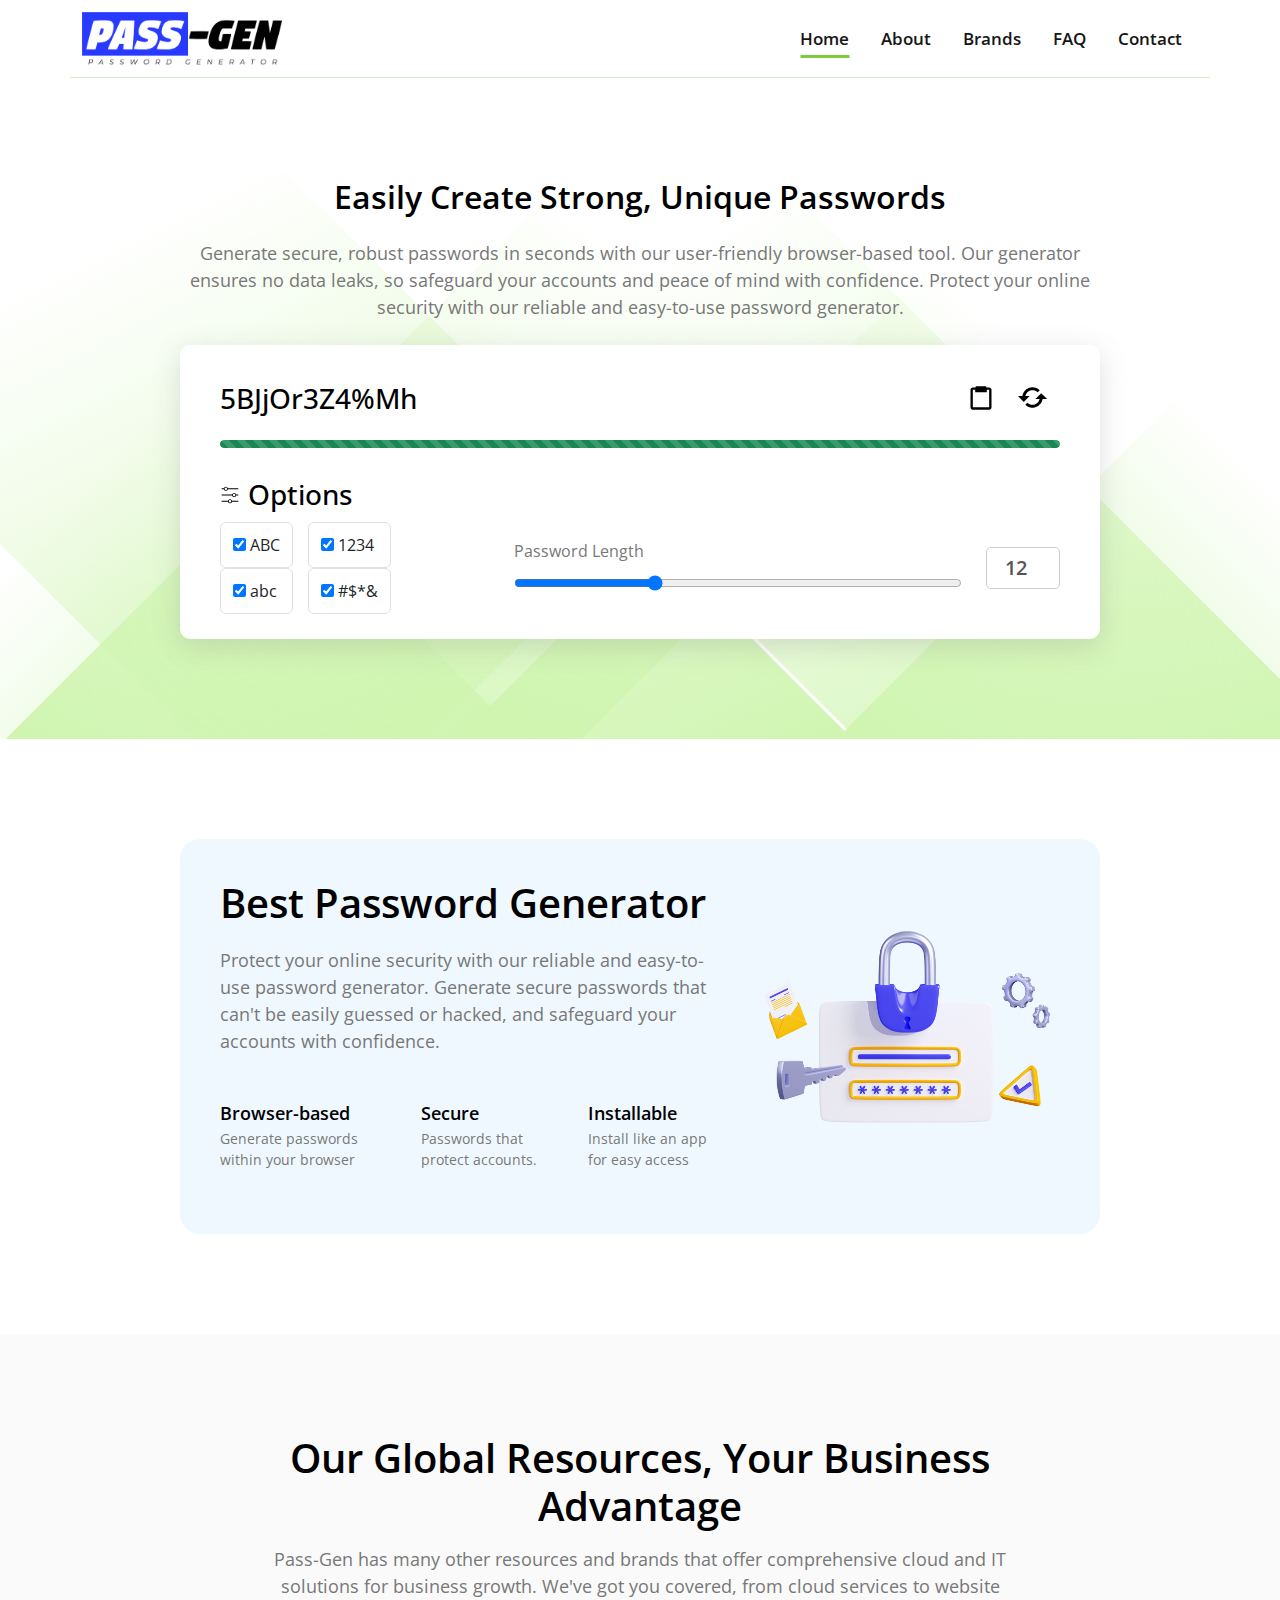
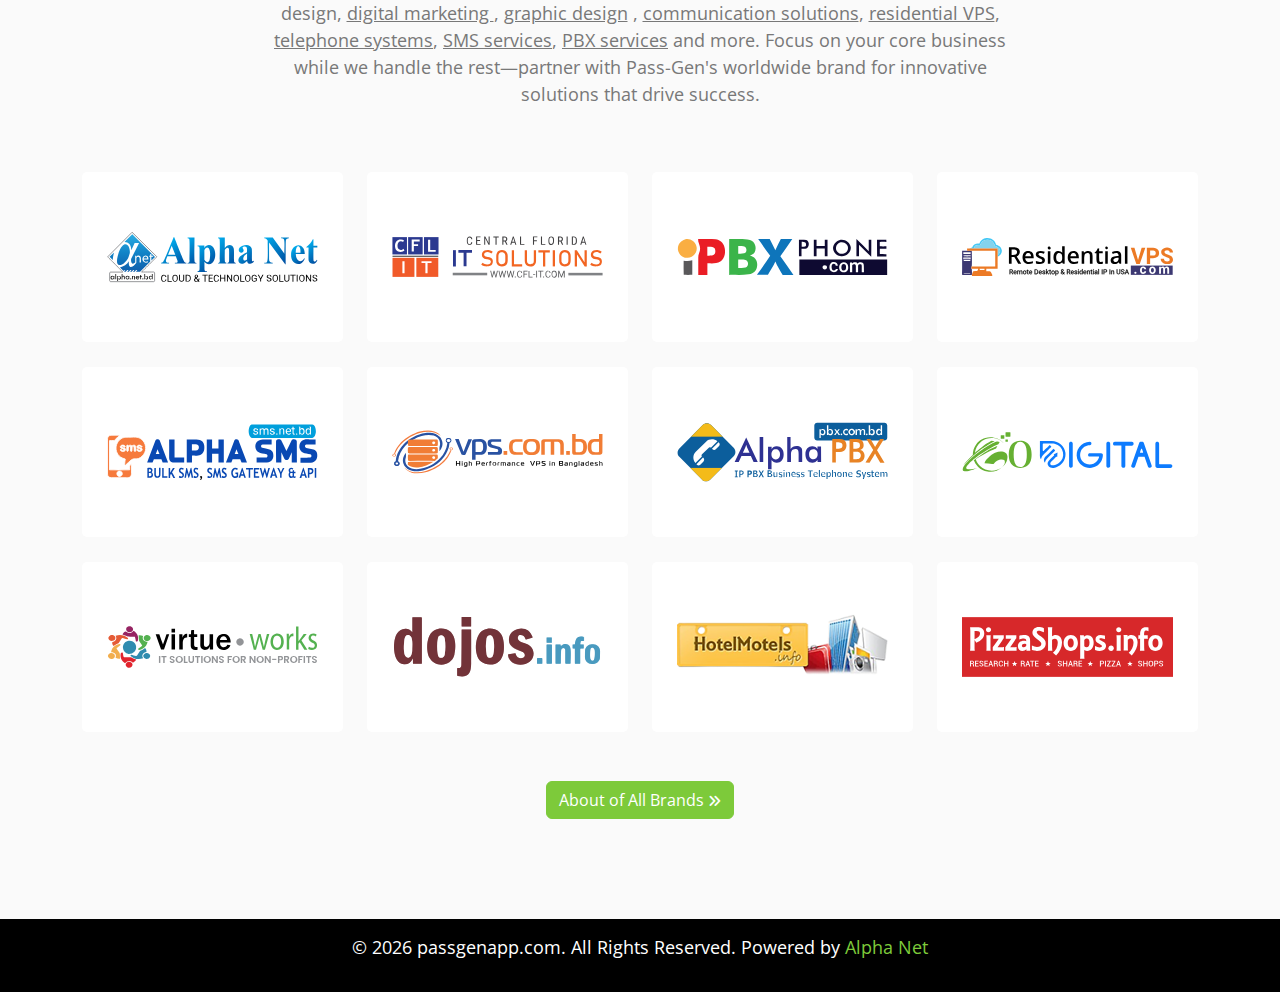
<file: index.html>
<!DOCTYPE html>
<html lang="en">


<!-- Mirrored from passgenapp.com/ by HTTrack Website Copier/3.x [XR&CO'2014], Mon, 18 Mar 2024 10:33:12 GMT -->

<head>
  <meta charset="UTF-8">
  <meta http-equiv="X-UA-Compatible" content="IE=edge">
  <meta name="viewport" content="width=device-width, initial-scale=1.0">
  <title>Password Generator – Create Strong, Secure Passwords Instantly</title>
  <link rel="shortcut icon" type="image/x-icon" href="favicon.ico">

  <!-- Primary Meta Tags -->
  <meta name="title" content="Password Generator – Create Strong, Secure Passwords Instantly">
  <meta name="description"
    content="Generate strong, secure passwords quickly and easily with our browser-based password generator. No need to worry about data leaks – our tool is completely in-browser.">
  <meta name="keywords"
    content="password generator, secure passwords, strong passwords, data privacy, browser-based, HTML, CSS, JS">
  <meta name="robots" content="index, follow">

  <!-- Open Graph / Facebook -->
  <meta property="og:type" content="website">
  <meta property="og:url" content="https://passgen.vmx.link/">
  <meta property="og:title" content="Password Generator - Create Strong, Secure Passwords Instantly">
  <meta property="og:description"
    content="Generate strong, secure passwords quickly and easily with our browser-based password generator. No need to worry about data leaks – our tool is completely in-browser.">
  <meta property="og:image" content="./passgenapp-og-img.jpg">

  <!-- Twitter -->
  <meta property="twitter:card2" content="summary_large_image">
  <meta property="twitter:url" content="https://passgen.vmx.link/">
  <meta property="twitter:title" content="Password Generator - Create Strong, Secure Passwords Instantly">
  <meta property="twitter:description"
    content="Generate strong, secure passwords quickly and easily with our browser-based password generator. No need to worry about data leaks – our tool is completely in-browser.">
  <meta property="twitter:image" content="./passgenapp-og-img.jpg">

  <link rel="stylesheet" href="https://cdnjs.cloudflare.com/ajax/libs/font-awesome/6.5.2/css/all.min.css" />
  <link rel="stylesheet" href="https://cdnjs.cloudflare.com/ajax/libs/bootstrap/5.0.1/css/bootstrap.min.css" />

  <link rel="preconnect" href="https://fonts.googleapis.com/">
  <link rel="preconnect" href="https://fonts.gstatic.com/" crossorigin>
  <link href="https://fonts.googleapis.com/css2?family=Open+Sans:wght@400;600&amp;display=swap" rel="stylesheet">
  <link rel="manifest" href="manifest.json">
  <link rel="stylesheet" href="style/style.css">

  <link rel="stylesheet" href="style/bootstrap-grid.css" />

  <style>
    .section-title {
      text-transform: capitalize;
      font-size: 2.5rem;
      font-weight: 600;
      margin: 0 0 20px 0;
    }

    .more_btn {
      color: #ffffff !important;
      border-color: #7dca3a !important;
      background-color: #7dca3a !important;
    }

    .more_btn:hover {
      color: #fff !important;
      background-color: #72be30 !important;
      border-color: #72be30 !important;
    }

    .more_btn i {
      font-size: 13px !important;
    }

    .more_btn:focus {
      border: 0 solid !important;
      box-shadow: 0 0 0 0 rgba(130, 138, 145, .5) !important;
    }

    .brand_link a {
      text-decoration: underline !important;
      color: #787878 !important;
    }

    .menu>li>a {
      position: relative;
    }

    .menu>li>.home::after {
      content: "";
      position: absolute;
      width: 100%;
      height: 3px;
      left: 50%;
      transform: translateX(-50%);
      top: calc(100% + 5px);
      background-color: #7dca3a;
    }
  </style>

</head>

<body>

  <section>

    <div class="container" style="border-bottom: 1px solid #d9ecc9;">
      <div class="top-nav">
        <div>
          <a href="/passgenapp/"><img src="passgen-logo.png" width="200" alt="logo" loading="lazy" /></a>
        </div>
        <ul class="menu">
          <li><a class="home" href="/">Home</a></li>
          <li><a class="about" href="/about.html">About</a></li>
          <li><a class="brand" href="/brands.html">Brands</a></li>
          <li><a class="faq" href="/faq.html">FAQ</a></li>
          <li><a class="contact" href="/contact.html">Contact</a></li>

        </ul>
      </div>
    </div>

  </section>

  <section class="hero-sec ptb-100">
    <div class="custom-container">
      <div class="content">
        <div class="title">
          <h1>Easily Create Strong, Unique Passwords</h1>
          <p>Generate secure, robust passwords in seconds with our user-friendly browser-based tool. Our
            generator ensures no data leaks, so safeguard your accounts and peace of mind with confidence.
            Protect your online security with our reliable and easy-to-use password generator.</p>
        </div>
        <div class="generator-wrapper">
          <div class="generator">
            <div class="generator-inner">
              <div class="input-container">
                <input type="text" value="" id="password">
              </div>
              <div class="button-container">
                <div class="copy-button" title="Copy to clipboard">
                  <svg xmlns="http://www.w3.org/2000/svg" width="28" height="28" viewBox="0 0 24 24">
                    <path
                      d="M19 3h-2.25a1 1 0 0 0-1-1h-7.5a1 1 0 0 0-1 1H5c-1.103 0-2 .897-2 2v15c0 1.103.897 2 2 2h14c1.103 0 2-.897 2-2V5c0-1.103-.897-2-2-2zm0 17H5V5h2v2h10V5h2v15z">
                    </path>
                  </svg>
                </div>
                <div class="re-generate-button" title="Re-Generate">
                  <svg xmlns="http://www.w3.org/2000/svg" width="35" height="35" viewBox="0 0 24 24"
                    style="fill: rgba(0, 0, 0, 1);">
                    <path
                      d="M10 11H7.101l.001-.009a4.956 4.956 0 0 1 .752-1.787 5.054 5.054 0 0 1 2.2-1.811c.302-.128.617-.226.938-.291a5.078 5.078 0 0 1 2.018 0 4.978 4.978 0 0 1 2.525 1.361l1.416-1.412a7.036 7.036 0 0 0-2.224-1.501 6.921 6.921 0 0 0-1.315-.408 7.079 7.079 0 0 0-2.819 0 6.94 6.94 0 0 0-1.316.409 7.04 7.04 0 0 0-3.08 2.534 6.978 6.978 0 0 0-1.054 2.505c-.028.135-.043.273-.063.41H2l4 4 4-4zm4 2h2.899l-.001.008a4.976 4.976 0 0 1-2.103 3.138 4.943 4.943 0 0 1-1.787.752 5.073 5.073 0 0 1-2.017 0 4.956 4.956 0 0 1-1.787-.752 5.072 5.072 0 0 1-.74-.61L7.05 16.95a7.032 7.032 0 0 0 2.225 1.5c.424.18.867.317 1.315.408a7.07 7.07 0 0 0 2.818 0 7.031 7.031 0 0 0 4.395-2.945 6.974 6.974 0 0 0 1.053-2.503c.027-.135.043-.273.063-.41H22l-4-4-4 4z">
                    </path>
                  </svg>
                </div>
              </div>
            </div>
            <div class="progress">
              <div class="bar"></div>
            </div>
          </div>
          <div class="options">
            <div class="header">
              <h3 style="display: flex;align-items: center;gap: 8px;margin-bottom: 10px">
                <svg xmlns="http://www.w3.org/2000/svg" version="1.1" xmlns:xlink="http://www.w3.org/1999/xlink"
                  xmlns:svgjs="http://svgjs.com/svgjs" width="20" height="20" x="0" y="0" viewBox="0 0 48 48"
                  style="enable-background:new 0 0 512 512" xml:space="preserve" class="">
                  <g>
                    <path fill="#000000" fill-rule="nonzero"
                      d="M24 34a5.002 5.002 0 0 1 4.9 4H44v2l-15.1.001a5.002 5.002 0 0 1-9.8 0L4 40v-2h15.1a5.002 5.002 0 0 1 4.9-4zm0 2a3 3 0 1 0 0 6 3 3 0 0 0 0-6zm10-17a5.002 5.002 0 0 1 4.9 4H44v2l-5.1.001a5.002 5.002 0 0 1-9.8 0L4 25v-2h25.1a5.002 5.002 0 0 1 4.9-4zm0 2a3 3 0 1 0 0 6 3 3 0 0 0 0-6zM14 4a5.002 5.002 0 0 1 4.9 4H44v2l-25.1.001a5.002 5.002 0 0 1-9.8 0L4 10V8h5.1A5.002 5.002 0 0 1 14 4zm0 2a3 3 0 1 0 0 6 3 3 0 0 0 0-6z"
                      data-original="#000000"></path>
                  </g>
                </svg>
                <span>Options</span>
              </h3>
            </div>
            <div class="option-body">
              <div class="check-container">
                <div class="check-group">
                  <label class="form-control">
                    <input id="uppercase" type="checkbox" checked />
                    <span>ABC</span>
                  </label>
                  <label class="form-control">
                    <input id="lowercase" type="checkbox" checked />
                    <span>abc</span>
                  </label>
                </div>
                <div class="check-group">
                  <label class="form-control">
                    <input id="number" type="checkbox" checked />
                    <span>1234</span>
                  </label>
                  <label class="form-control">
                    <input id="symbol" type="checkbox" checked />
                    <span>#$*&</span>
                  </label>
                </div>
              </div>
              <div class="range-container">
                <div class="range-content">
                  <div class="range-slide">
                    <label style="display: block; margin-bottom: 10px;">Password Length</label>
                    <input class="slider" type="range" min="4" max="30" value="12" id="slide">
                  </div>
                  <div class="range-input">
                    <input type="number" min="4" max="30" value="12" id="range">
                  </div>
                </div>
              </div>
            </div>
          </div>
        </div>
      </div>
    </div>
  </section>

  <section class="features ptb-100">
    <div class="custom-container">
      <div class="content">
        <div class="features-inner">
          <div>
            <div>
              <h2 class="features-title">Best Password
                Generator</h2>
              <p>Protect your online security with our reliable and easy-to-use password generator.
                Generate secure passwords that
                can't be easily guessed or hacked, and safeguard your accounts with confidence.</p>
            </div>

            <div class="feature-list">
              <div class="feature">
                <h3 class="title">Browser-based</h3>
                <p>Generate passwords within your browser
                </p>
              </div>
              <div class="feature">
                <h3 class="title">Secure</h3>
                <p>Passwords that protect accounts.
                </p>
              </div>
              <div class="feature">
                <h3 class="title">Installable</h3>
                <p>Install like an app for easy access
                </p>
              </div>
            </div>
          </div>
          <div>
            <img src="security.png" width="410" height="246" loading="lazy">
          </div>
        </div>

      </div>
    </div>




  </section>

  <section class="hero-sec ptb-100" style="background-image: none; background-color: #f2f2f261;">

    <div class="container ">

      <div class="row justify-content-center">
        <div class="col-md-8 mb-5">
          <h2 class=" mb-3 section-title text-center">Our Global Resources, Your Business Advantage</h2>

          <p class="text-center brand_link">
            Pass-Gen has many other resources and brands that offer comprehensive cloud and IT solutions for business
            growth. We've got you covered, from cloud services to website design,

            <a href="https://www.godigital.com.bd/" target="_blank"> digital marketing </a> ,
            <a href="https://www.godigital.com.bd/graphics-design/">graphic design</a> ,
            <a href="https://ipbxphone.com/" target="_blank"> communication solutions</a>,
            <a href="https://www.vps.com.bd/" target="_blank">residential VPS</a>,
            <a href="https://ipbxphone.com/" target="_blank"> telephone systems</a>,
            <a href="https://www.sms.net.bd/" target="_blank"> SMS services</a>,
            <a href="https://www.pbx.com.bd/" target="_blank">PBX services</a> and more.

            Focus on your core business while we handle the rest—partner with Pass-Gen's worldwide brand for innovative
            solutions that drive success.
          </p>

        </div>
      </div>

      <div class="row justify-content-center">

        <div class="col-lg-3 col-md-4 col-6">
          <a href="https://alpha.net.bd/" target="_blank">
            <div class="card2 ">
              <div class="text-center">
                <img src="./img/brands/alpha_net.svg" alt="Alpha Net" loading="lazy">
              </div>
            </div>
          </a>
        </div>

        <div class="col-lg-3 col-md-4 col-6">
          <a href="https://www.cfl-it.com/" target="_blank">
            <div class="card2 ">
              <div class="text-center">
                <img src="./img/brands/cfl-it.svg" alt="Central Florida IT Solutions" loading="lazy">
              </div>
            </div>
          </a>
        </div>

        <div class="col-lg-3 col-md-4 col-6">
          <a href="https://ipbxphone.com/" target="_blank">
            <div class="card2 ">
              <div class="text-center">
                <img src="./img/brands/ipbxphone.svg" alt="IPBX Phone" loading="lazy">
              </div>
            </div>
          </a>
        </div>

        <div class="col-lg-3 col-md-4 col-6">
          <a href="https://residentialvps.com/" target="_blank">
            <div class="card2 ">
              <div class="text-center">
                <img src="./img/brands/residential_vps.svg" alt="Residential VPS" loading="lazy">
              </div>
            </div>
          </a>
        </div>

        <div class="col-lg-3 col-md-4 col-6">
          <a href="https://www.sms.net.bd/" target="_blank">
            <div class="card2 ">
              <div class="text-center">
                <img src="./img/brands/alpha_sms.svg" alt="Alpha SMS" loading="lazy">
              </div>
            </div>
          </a>
        </div>

        <div class="col-lg-3 col-md-4 col-6">
          <a href="https://www.vps.com.bd/" target="_blank">
            <div class="card2 ">
              <div class="text-center">
                <img src="./img/brands/vps.com.bd.svg" alt="VPS.com.bd" loading="lazy">
              </div>
            </div>
          </a>
        </div>

        <div class="col-lg-3 col-md-4 col-6">
          <a href="https://www.pbx.com.bd/" target="_blank">
            <div class="card2 ">
              <div class="text-center">
                <img src="./img/brands/alpha_pbx.svg" alt="Alpha PBX" loading="lazy">
              </div>
            </div>
          </a>
        </div>

        <div class="col-lg-3 col-md-4 col-6">
          <a href="https://www.godigital.com.bd/" target="_blank">
            <div class="card2 ">
              <div class="text-center">
                <img src="./img/brands/godigital.svg" alt="Go Digital BD" loading="lazy">
              </div>
            </div>
          </a>
        </div>

        <div class="col-lg-3 col-md-4 col-6">
          <a href="https://virtue.works/" target="_blank">
            <div class="card2 ">
              <div class="text-center">
                <img src="./img/brands/virtue-work.svg" alt="Virtue Works" loading="lazy">
              </div>
            </div>
          </a>
        </div>

        <div class="col-lg-3 col-md-4 col-6">
          <a href="https://dojos.info/" target="_blank">
            <div class="card2 ">
              <div class="text-center">
                <img src="./img/brands/dojos-info.svg" alt="Dojos Info" loading="lazy">
              </div>
            </div>
          </a>
        </div>

        <div class="col-lg-3 col-md-4 col-6">
          <a href="https://www.hotelmotels.info/" target="_blank">
            <div class="card2 ">
              <div class="text-center">
                <img src="./img/brands/hotel-motels.png" alt="Hotel Motels" loading="lazy">
              </div>
            </div>
          </a>
        </div>

        <div class="col-lg-3 col-md-4 col-6">
          <a href="https://www.pizzashops.info/" target="_blank">
            <div class="card2 ">
              <div class="text-center">
                <img src="./img/brands/pizzashops-info.svg" alt="Pizza Shops" loading="lazy">
              </div>
            </div>
          </a>
        </div>
      </div>

      <div class="text-center">
        <a href="/passgenapp/brands.html" class="btn btn-outline-success more_btn mt-4">
          About of All Brands
          <i class="fa-angles-right fa-solid fs-6"></i>
        </a>
      </div>

    </div>
  </section>

  <footer>
    <p>&copy; <span id="year">2024</span> passgenapp.com. All Rights Reserved. Powered by <a style="color: #7dca3a;"
        href="https://alpha.net.bd/">Alpha Net</a>
    </p>
  </footer>

  <div class="notification">
  </div>

  <script src="script/script.js"></script>

  <script>
    if ('serviceWorker' in navigator) {
      window.addEventListener('load', function () {
        navigator.serviceWorker.register('sw.js').then(function (registration) {
          console.log('serviceWorker registration successful with scope: ', registration.scope);
        }, function (err) {
          console.log('serviceWorker registration failed: ', err);
        });
      });
    }
  </script>

</body>


</html>
</file>
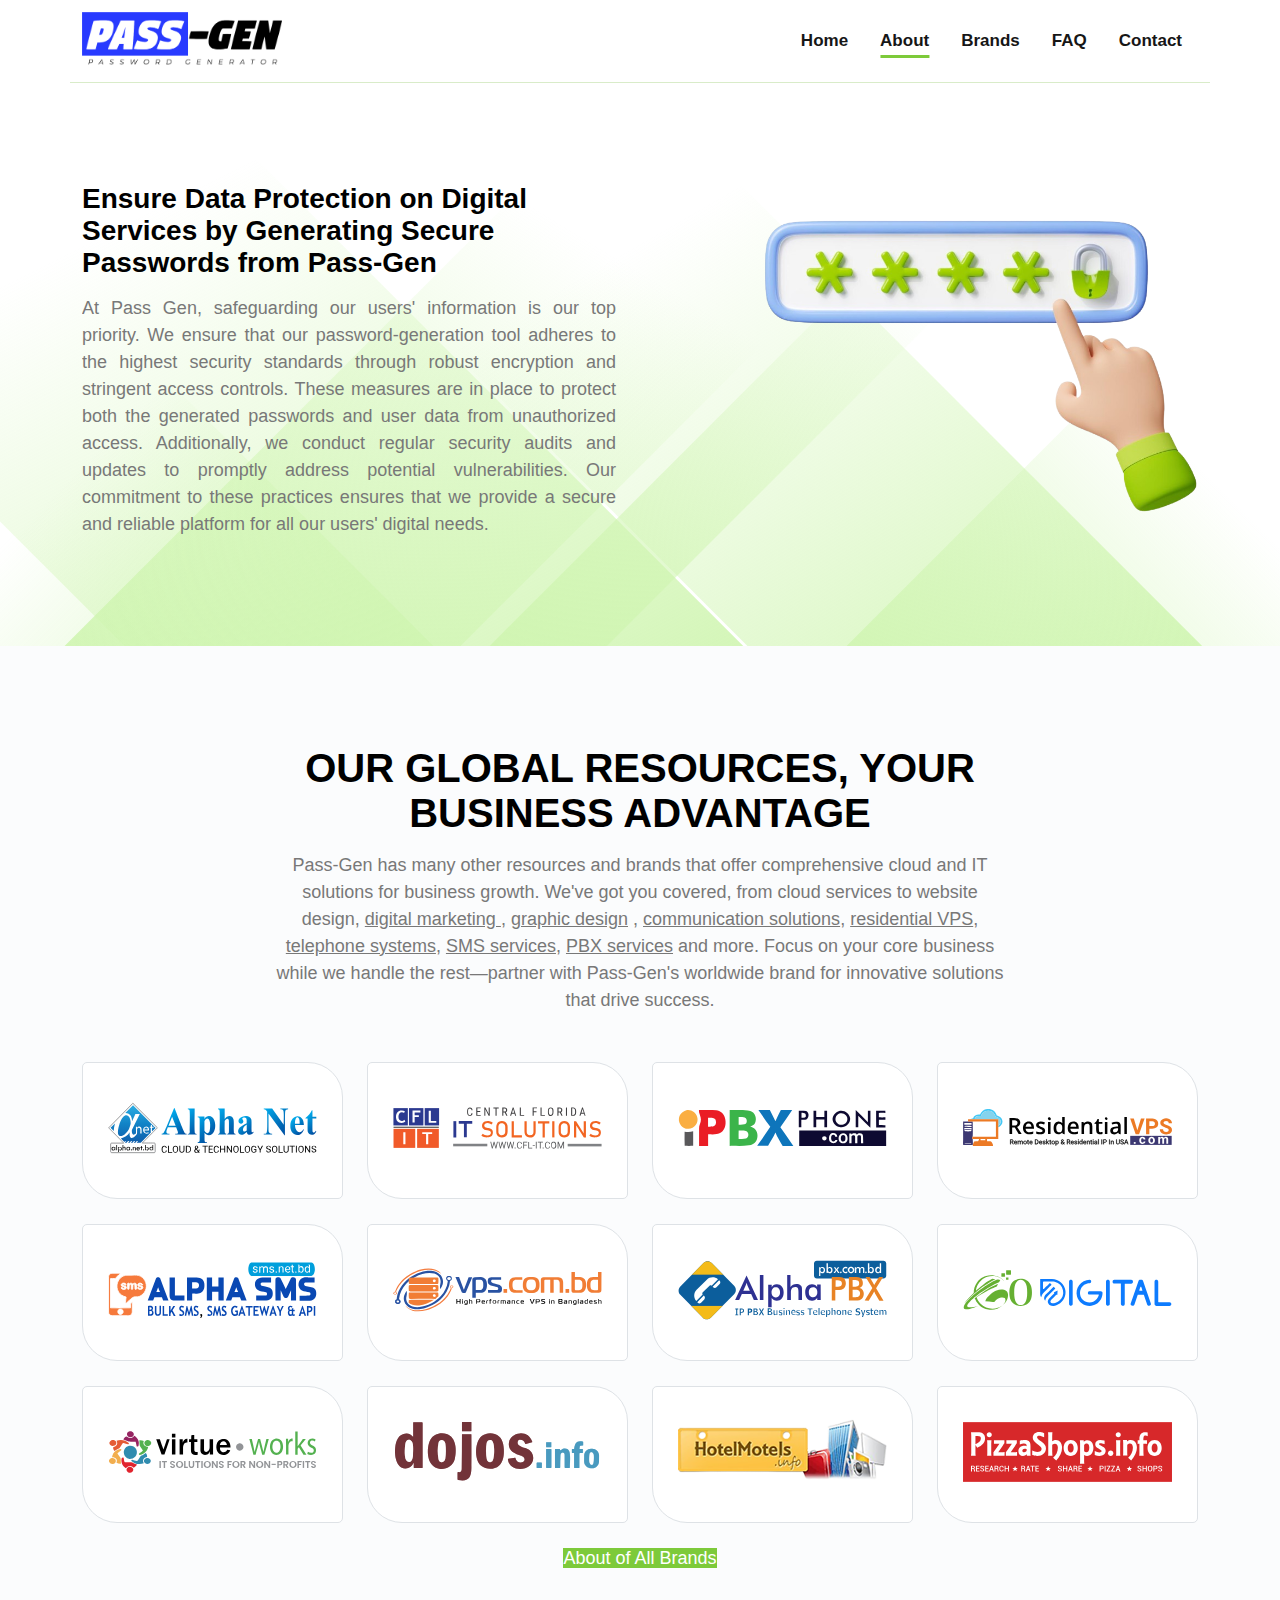
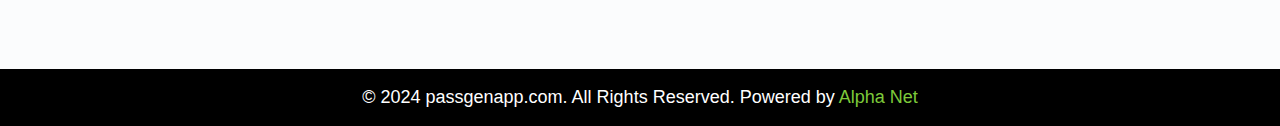
<file: about.html>
<!doctype html>
<html lang="en">
<!-- Mirrored from passgenapp.com/ by HTTrack Website Copier/3.x [XR&CO'2014], Mon, 18 Mar 2024 10:33:12 GMT -->

<head>
  <meta charset="UTF-8" />
  <meta http-equiv="X-UA-Compatible" content="IE=edge" />
  <meta name="viewport" content="width=device-width, initial-scale=1.0" />
  <title>Serving Best IT Solutions for Businesses through Our Brands - Passgenapp</title>
  <link rel="shortcut icon" type="image/x-icon" href="favicon.ico" />

  <!-- Primary Meta Tags -->
  <meta name="title" content="Valuable Brands of Passgenapp" />
  <meta name="description"
    content="Explore the valuable brands of Passgenapp, including Alpha Net, Central Florida IT Solutions, iPBXPhone, Alpha PBX, and more. Discover innovative solutions at passgenapp.com." />
  <meta name="keywords"
    content="passgen brands, password generator, secure passwords, strong passwords, random passwords, password strength, password complexity, password security, password maker, password tool, online password generator">
  <meta name="robots" content="index, follow" />

  <!-- Open Graph / Facebook -->
  <meta property="og:type" content="website" />
  <meta property="og:url" content="https://passgenapp.com/" />
  <meta property="og:title" content="Serving Best IT Solutions for Businesses through Our Brands - Passgenapp" />
  <meta property="og:description"
    content="Explore the valuable brands of Passgenapp, including Alpha Net, Central Florida IT Solutions, iPBXPhone, Alpha PBX, and more. Discover innovative solutions at passgenapp.com." />
  <meta property="og:image" content="./passgenapp-og-img.jpg" />

  <!-- Twitter -->
  <meta property="twitter:card" content="summary_large_image" />
  <meta property="twitter:url" content="https://passgenapp.com/" />
  <meta property="twitter:title" content="Serving Best IT Solutions for Businesses through Our Brands - Passgenapp" />
  <meta property="twitter:description"
    content="Explore the valuable brands of Passgenapp, including Alpha Net, Central Florida IT Solutions, iPBXPhone, Alpha PBX, and more. Discover innovative solutions at passgenapp.com." />
  <meta property="twitter:image" content="./passgenapp-og-img.jpg" />

  <link rel="stylesheet" href="https://cdnjs.cloudflare.com/ajax/libs/font-awesome/6.5.2/css/all.min.css" />
  <link rel="stylesheet" href="https://cdnjs.cloudflare.com/ajax/libs/bootstrap/5.0.1/css/bootstrap.min.css" />

  <link rel="preconnect" href="https://fonts.googleapis.com/" />
  <link rel="preconnect" href="https://fonts.gstatic.com/" crossorigin />
  <link href="https://fonts.googleapis.com/css2?family=Open+Sans:wght@400;600&amp;display=swap" rel="stylesheet" />
  <link rel="manifest" href="manifest.json" />
  <link rel="stylesheet" href="style/style.css" />
  <link rel="stylesheet" href="style/bootstrap-grid.css" />
  <style>
    .section-title {
      text-transform: uppercase;
      font-size: 2.5rem;
      font-weight: 600;
      margin: 0 0 20px 0;
    }

    .more_btn {
      color: #ffffff !important;
      border-color: #7dca3a !important;
      background-color: #7dca3a !important;
    }

    .more_btn:hover {
      color: #fff !important;
      background-color: #72be30 !important;
      border-color: #72be30 !important;
    }

    .more_btn i {
      font-size: 13px !important;
    }

    .more_btn:focus {
      border: 0 solid !important;
      box-shadow: 0 0 0 0 rgba(130, 138, 145, .5) !important;
    }

    .brand_link a {
      text-decoration: underline !important;
      color: #787878 !important;
    }


    .card2 {
      background-color: white;
      padding: 25px 25px !important;
      text-align: center;
      border-radius: 5px;
      transition: .3s all ease;
      border: 1px solid #dee2e6;
      margin-bottom: 25px;
      border-bottom-left-radius: 35px;
      border-top-right-radius: 35px;
    }

    .menu>li>a {
      position: relative;
    }

    .menu>li>.about::after {
      content: "";
      position: absolute;
      width: 100%;
      height: 3px;
      left: 50%;
      transform: translateX(-50%);
      top: calc(100% + 5px);
      background-color: #7dca3a;
    }
  </style>
</head>

<body>
  <section>
    <div class="container" style="border-bottom: 1px solid #d9ecc9">
      <div class="top-nav">
        <div>
          <a href="/passgenapp/"><img src="passgen-logo.png" width="200" alt="logo" loading="lazy" /></a>
        </div>

        <ul class="menu">
          <li><a class="home" href="/">Home</a></li>
          <li><a class="about" href="/about.html">About</a></li>
          <li><a class="brand" href="/brands.html">Brands</a></li>
          <li><a class="faq" href="/faq.html">FAQ</a></li>
          <li><a class="contact" href="/contact.html">Contact</a></li>

        </ul>


      </div>
    </div>

  </section>


  <section class="hero-sec ptb-100">
    <div class="container">

      <div class="info-card">
        <div class="align-items-center gx-5 justify-content-between row flex-row-reverse">

          <div class="col-lg-5 text-center">

            <img src="./img/pass_gen.png" class="img-fluid" alt="Pass Gen" width="450" height="450" loading="lazy">

          </div>

          <div class="col-lg-6">
            <h3 class="info-title mb-3">Ensure Data Protection on Digital Services by Generating Secure Passwords from
              Pass-Gen</h3>

            <p class="text-justify mb-2">
              At Pass Gen, safeguarding our users' information is our top priority. We ensure that our
              password-generation tool adheres to the highest security standards through robust encryption and stringent
              access controls. These measures are in place to protect both the generated passwords and user data from
              unauthorized access. Additionally, we conduct regular security audits and updates to promptly address
              potential vulnerabilities. Our commitment to these practices ensures that we provide a secure and reliable
              platform for all our users' digital needs.
            </p>
          </div>

        </div>
      </div>
    </div>
  </section>

  <section class=" ptb-100" style="background-color: #fbfcfd;">


    <div class="container">

      <div class="row justify-content-center">

        <div class="col-md-8 mb-5">
          <h2 class=" mb-3 section-title text-center">Our Global Resources, Your Business Advantage</h2>

          <p class="text-center brand_link">
            Pass-Gen has many other resources and brands that offer comprehensive cloud and IT solutions for business
            growth. We've got you covered, from cloud services to website design,

            <a href="https://www.godigital.com.bd/" target="_blank"> digital marketing </a> ,
            <a href="https://www.godigital.com.bd/graphics-design/">graphic design</a> ,
            <a href="https://ipbxphone.com/" target="_blank"> communication solutions</a>,
            <a href="https://www.vps.com.bd/" target="_blank">residential VPS</a>,
            <a href="https://ipbxphone.com/" target="_blank"> telephone systems</a>,
            <a href="https://www.sms.net.bd/" target="_blank"> SMS services</a>,
            <a href="https://www.pbx.com.bd/" target="_blank">PBX services</a> and more.

            Focus on your core business while we handle the rest—partner with Pass-Gen's worldwide brand for innovative
            solutions that drive success.
          </p>


        </div>

      </div>

      <div class="row justify-content-center">

        <div class="col-lg-3 col-md-4 col-sm-6">
          <a href="https://alpha.net.bd/" target="_blank">
            <div class="card2">
              <div class="text-center">
                <img src="./img/brands/alpha_net.svg" alt="Alpha Net" loading="lazy">
              </div>
            </div>
          </a>
        </div>

        <div class="col-lg-3 col-md-4 col-sm-6">
          <a href="https://www.cfl-it.com/" target="_blank">
            <div class="card2">
              <div class="text-center">
                <img src="./img/brands/cfl-it.svg" alt="Central Florida IT Solutions" loading="lazy">
              </div>
            </div>
          </a>
        </div>

        <div class="col-lg-3 col-md-4 col-sm-6">
          <a href="https://ipbxphone.com/" target="_blank">
            <div class="card2">
              <div class="text-center">
                <img src="./img/brands/ipbxphone.svg" alt="IPBX Phone" loading="lazy">
              </div>
            </div>
          </a>
        </div>

        <div class="col-lg-3 col-md-4 col-sm-6">
          <a href="https://residentialvps.com/" target="_blank">
            <div class="card2">
              <div class="text-center">
                <img src="./img/brands/residential_vps.svg" alt="Residential VPS" loading="lazy">
              </div>
            </div>
          </a>
        </div>

        <div class="col-lg-3 col-md-4 col-sm-6">
          <a href="https://www.sms.net.bd/" target="_blank">
            <div class="card2">
              <div class="text-center">
                <img src="./img/brands/alpha_sms.svg" alt="Alpha SMS" loading="lazy">
              </div>
            </div>
          </a>
        </div>

        <div class="col-lg-3 col-md-4 col-sm-6">
          <a href="https://www.vps.com.bd/" target="_blank">
            <div class="card2">
              <div class="text-center">
                <img src="./img/brands/vps.com.bd.svg" alt="VPS.com.bd" loading="lazy">
              </div>
            </div>
          </a>
        </div>

        <div class="col-lg-3 col-md-4 col-sm-6">
          <a href="https://www.pbx.com.bd/" target="_blank">
            <div class="card2">
              <div class="text-center">
                <img src="./img/brands/alpha_pbx.svg" alt="Alpha PBX" loading="lazy">
              </div>
            </div>
          </a>
        </div>

        <div class="col-lg-3 col-md-4 col-sm-6">

          <a href="https://www.godigital.com.bd/" target="_blank">
            <div class="card2">
              <div class="text-center">
                <img src="./img/brands/godigital.svg" alt="Go Digital BD" loading="lazy">
              </div>
            </div>
          </a>

        </div>

        <div class="col-lg-3 col-md-4 col-sm-6">
          <a href="https://virtue.works/" target="_blank">
            <div class="card2">
              <div class="text-center">
                <img src="./img/brands/virtue-work.svg" alt="Virtue Works" loading="lazy">
              </div>
            </div>
          </a>
        </div>

        <div class="col-lg-3 col-md-4 col-sm-6">
          <a href="https://dojos.info/" target="_blank">
            <div class="card2">
              <div class="text-center">
                <img src="./img/brands/dojos-info.svg" alt="Dojos Info" loading="lazy">
              </div>
            </div>
          </a>
        </div>

        <div class="col-lg-3 col-md-4 col-sm-6">

          <a href="https://www.hotelmotels.info/" target="_blank">
            <div class="card2">
              <div class="text-center">
                <img src="./img/brands/hotel-motels.png" alt="Hotel Motels" loading="lazy">
              </div>
            </div>
          </a>

        </div>

        <div class="col-lg-3 col-md-4 col-sm-6">
          <a href="https://www.pizzashops.info/" target="_blank">

            <div class="card2">
              <div class="text-center">
                <img src="./img/brands/pizzashops-info.svg" alt="Pizza Shops" loading="lazy">
              </div>
            </div>

          </a>
        </div>

      </div>

      <div class="text-center">
        <a href="/passgenapp/brands.html" class="btn btn-outline-success more_btn mt-4">
          About of All Brands
          <i class="fa-angles-right fa-solid fs-6"></i>
        </a>
      </div>

    </div>

  </section>

  <footer>
    <p>&copy; <span id="year">2024</span> passgenapp.com. All Rights Reserved. Powered by <a style="color: #7dca3a"
        href="https://alpha.net.bd/">Alpha Net</a></p>
  </footer>

</body>

</html>
</file>
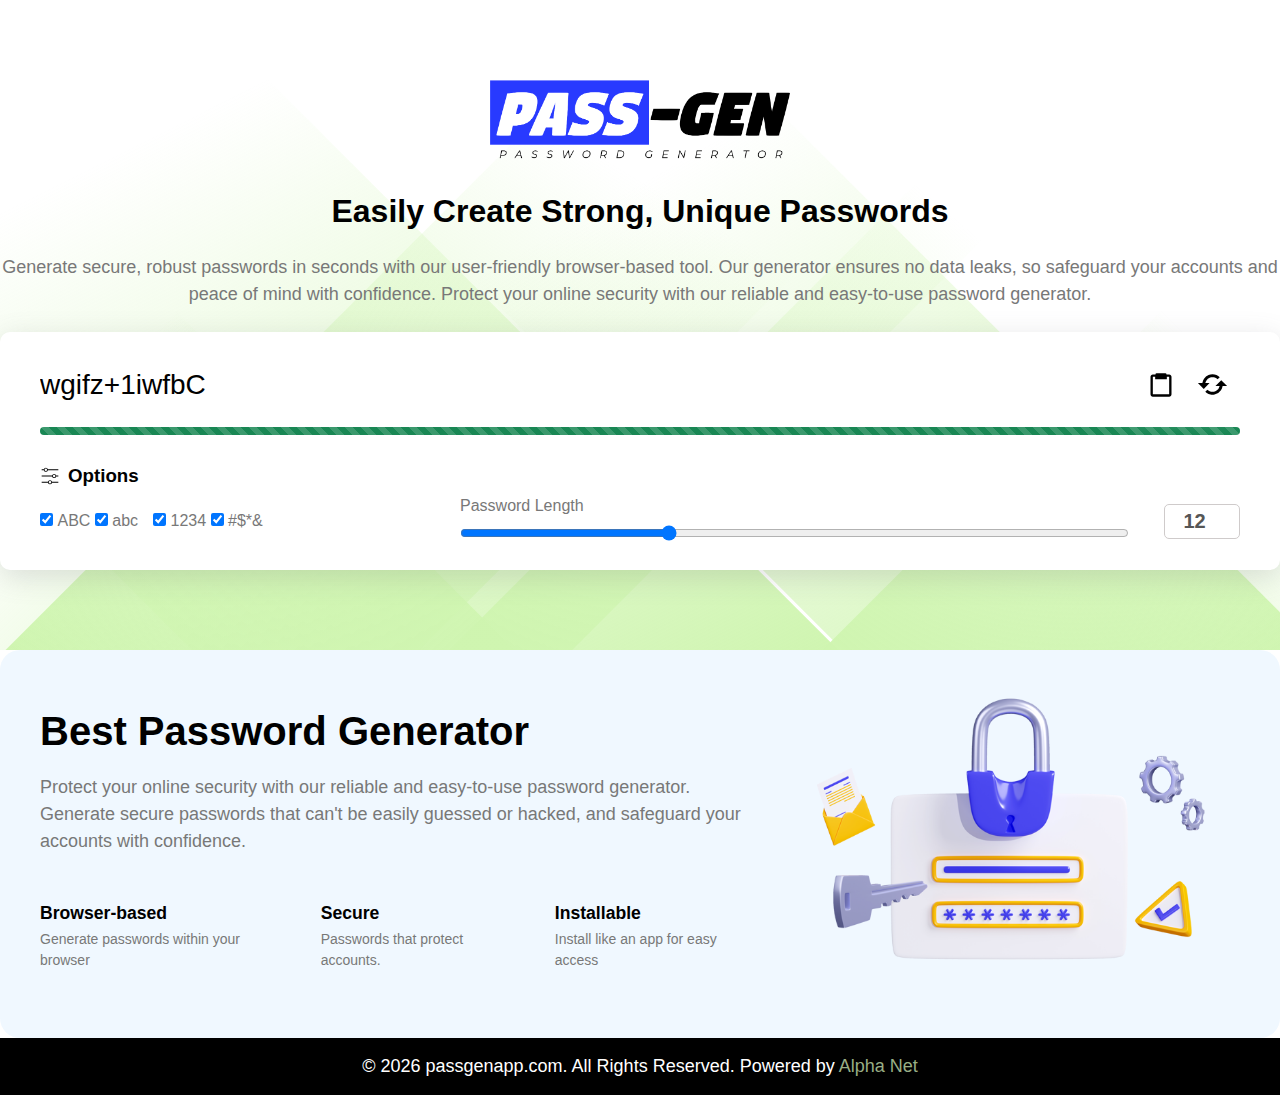
<file: backup.html>
<!DOCTYPE html>
<html lang="en">


<!-- Mirrored from passgenapp.com/ by HTTrack Website Copier/3.x [XR&CO'2014], Mon, 18 Mar 2024 10:33:12 GMT -->

<head>
  <meta charset="UTF-8">
  <meta http-equiv="X-UA-Compatible" content="IE=edge">
  <meta name="viewport" content="width=device-width, initial-scale=1.0">
  <title>Password Generator – Create Strong, Secure Passwords Instantly</title>
  <link rel="shortcut icon" type="image/x-icon" href="favicon.ico">

  <!-- Primary Meta Tags -->
  <meta name="title" content="Password Generator – Create Strong, Secure Passwords Instantly">
  <meta name="description"
    content="Generate strong, secure passwords quickly and easily with our browser-based password generator. No need to worry about data leaks – our tool is completely in-browser.">
  <meta name="keywords"
    content="password generator, secure passwords, strong passwords, data privacy, browser-based, HTML, CSS, JS">
  <meta name="robots" content="index, follow">

  <!-- Open Graph / Facebook -->
  <meta property="og:type" content="website">
  <meta property="og:url" content="https://passgen.vmx.link/">
  <meta property="og:title" content="Password Generator - Create Strong, Secure Passwords Instantly">
  <meta property="og:description"
    content="Generate strong, secure passwords quickly and easily with our browser-based password generator. No need to worry about data leaks – our tool is completely in-browser.">
  <meta property="og:image" content="../passgen.vmx.link/icon-512x512.html">

  <!-- Twitter -->
  <meta property="twitter:card" content="summary_large_image">
  <meta property="twitter:url" content="https://passgen.vmx.link/">
  <meta property="twitter:title" content="Password Generator - Create Strong, Secure Passwords Instantly">
  <meta property="twitter:description"
    content="Generate strong, secure passwords quickly and easily with our browser-based password generator. No need to worry about data leaks – our tool is completely in-browser.">
  <meta property="twitter:image" content="../passgen.vmx.link/icon-512x512.html">

  <link rel="preconnect" href="https://fonts.googleapis.com/">
  <link rel="preconnect" href="https://fonts.gstatic.com/" crossorigin>
  <link href="https://fonts.googleapis.com/css2?family=Open+Sans:wght@400;600&amp;display=swap" rel="stylesheet">
  <link rel="manifest" href="manifest.json">
  <link rel="stylesheet" href="style/style.css">




</head>

<body>
  <section class="hero-sec ptb-80">
    <div class="container">
      <div class="content">
        <div class="brand-logo">
          <img src="passgen-logo.png" width="300" />
        </div>
        <div class="title">
          <h1>Easily Create Strong, Unique Passwords</h1>
          <p>Generate secure, robust passwords in seconds with our user-friendly browser-based tool. Our
            generator ensures no data leaks, so safeguard your accounts and peace of mind with confidence.
            Protect your online security with our reliable and easy-to-use password generator.</p>
        </div>
        <div class="generator-wrapper">
          <div class="generator">
            <div class="generator-inner">
              <div class="input-container">
                <input type="text" value="" id="password">
              </div>
              <div class="button-container">
                <div class="copy-button" title="Copy to clipboard">
                  <svg xmlns="http://www.w3.org/2000/svg" width="28" height="28" viewBox="0 0 24 24">
                    <path
                      d="M19 3h-2.25a1 1 0 0 0-1-1h-7.5a1 1 0 0 0-1 1H5c-1.103 0-2 .897-2 2v15c0 1.103.897 2 2 2h14c1.103 0 2-.897 2-2V5c0-1.103-.897-2-2-2zm0 17H5V5h2v2h10V5h2v15z">
                    </path>
                  </svg>
                </div>
                <div class="re-generate-button" title="Re-Generate">
                  <svg xmlns="http://www.w3.org/2000/svg" width="35" height="35" viewBox="0 0 24 24"
                    style="fill: rgba(0, 0, 0, 1);">
                    <path
                      d="M10 11H7.101l.001-.009a4.956 4.956 0 0 1 .752-1.787 5.054 5.054 0 0 1 2.2-1.811c.302-.128.617-.226.938-.291a5.078 5.078 0 0 1 2.018 0 4.978 4.978 0 0 1 2.525 1.361l1.416-1.412a7.036 7.036 0 0 0-2.224-1.501 6.921 6.921 0 0 0-1.315-.408 7.079 7.079 0 0 0-2.819 0 6.94 6.94 0 0 0-1.316.409 7.04 7.04 0 0 0-3.08 2.534 6.978 6.978 0 0 0-1.054 2.505c-.028.135-.043.273-.063.41H2l4 4 4-4zm4 2h2.899l-.001.008a4.976 4.976 0 0 1-2.103 3.138 4.943 4.943 0 0 1-1.787.752 5.073 5.073 0 0 1-2.017 0 4.956 4.956 0 0 1-1.787-.752 5.072 5.072 0 0 1-.74-.61L7.05 16.95a7.032 7.032 0 0 0 2.225 1.5c.424.18.867.317 1.315.408a7.07 7.07 0 0 0 2.818 0 7.031 7.031 0 0 0 4.395-2.945 6.974 6.974 0 0 0 1.053-2.503c.027-.135.043-.273.063-.41H22l-4-4-4 4z">
                    </path>
                  </svg>
                </div>
              </div>
            </div>
            <div class="progress">
              <div class="bar"></div>
            </div>
          </div>
          <div class="options">
            <div class="header">
              <h3 style="display: flex;align-items: center;gap: 8px;margin-bottom: 10px">
                <svg xmlns="http://www.w3.org/2000/svg" version="1.1" xmlns:xlink="http://www.w3.org/1999/xlink"
                  xmlns:svgjs="http://svgjs.com/svgjs" width="20" height="20" x="0" y="0" viewBox="0 0 48 48"
                  style="enable-background:new 0 0 512 512" xml:space="preserve" class="">
                  <g>
                    <path fill="#000000" fill-rule="nonzero"
                      d="M24 34a5.002 5.002 0 0 1 4.9 4H44v2l-15.1.001a5.002 5.002 0 0 1-9.8 0L4 40v-2h15.1a5.002 5.002 0 0 1 4.9-4zm0 2a3 3 0 1 0 0 6 3 3 0 0 0 0-6zm10-17a5.002 5.002 0 0 1 4.9 4H44v2l-5.1.001a5.002 5.002 0 0 1-9.8 0L4 25v-2h25.1a5.002 5.002 0 0 1 4.9-4zm0 2a3 3 0 1 0 0 6 3 3 0 0 0 0-6zM14 4a5.002 5.002 0 0 1 4.9 4H44v2l-25.1.001a5.002 5.002 0 0 1-9.8 0L4 10V8h5.1A5.002 5.002 0 0 1 14 4zm0 2a3 3 0 1 0 0 6 3 3 0 0 0 0-6z"
                      data-original="#000000"></path>
                  </g>
                </svg>
                <span>Options</span>
              </h3>
            </div>
            <div class="option-body">
              <div class="check-container">
                <div class="check-group">
                  <label class="form-control">
                    <input id="uppercase" type="checkbox" checked />
                    <span>ABC</span>
                  </label>
                  <label class="form-control">
                    <input id="lowercase" type="checkbox" checked />
                    <span>abc</span>
                  </label>
                </div>
                <div class="check-group">
                  <label class="form-control">
                    <input id="number" type="checkbox" checked />
                    <span>1234</span>
                  </label>
                  <label class="form-control">
                    <input id="symbol" type="checkbox" checked />
                    <span>#$*&</span>
                  </label>
                </div>
              </div>
              <div class="range-container">
                <div class="range-content">
                  <div class="range-slide">
                    <label style="display: block; margin-bottom: 10px;">Password Length</label>
                    <input class="slider" type="range" min="4" max="30" value="12" id="slide">
                  </div>
                  <div class="range-input">
                    <input type="number" min="4" max="30" value="12" id="range">
                  </div>
                </div>
              </div>
            </div>
          </div>
        </div>
      </div>
    </div>
  </section>

  <section class="features">
    <div class="container">
      <div class="content">
        <div class="features-inner">
          <div>
            <div>
              <h2 class="features-title">Best Password
                Generator</h2>
              <p>Protect your online security with our reliable and easy-to-use password generator.
                Generate secure passwords that
                can't be easily guessed or hacked, and safeguard your accounts with confidence.</p>
            </div>

            <div class="feature-list">
              <div class="feature">
                <h3 class="title">Browser-based</h3>
                <p>Generate passwords within your browser
                </p>
              </div>
              <div class="feature">
                <h3 class="title">Secure</h3>
                <p>Passwords that protect accounts.
                </p>
              </div>
              <div class="feature">
                <h3 class="title">Installable</h3>
                <p>Install like an app for easy access
                </p>
              </div>
            </div>
          </div>
          <div>
            <img src="security.png" width="410" height="246" loading="lazy">
          </div>
        </div>

      </div>
    </div>




  </section>

  <footer>
    <p>&copy; <span id="year">2024</span> passgenapp.com. All Rights Reserved. Powered by <a style="color: #98ae85;"
        href="https://alpha.net.bd/">Alpha Net</a></p>
  </footer>

  <div class="notification">
  </div>

  <script src="script/script.js"></script>
  <script>
    if ('serviceWorker' in navigator) {
      window.addEventListener('load', function () {
        navigator.serviceWorker.register('sw.js').then(function (registration) {
          console.log('serviceWorker registration successful with scope: ', registration.scope);
        }, function (err) {
          console.log('serviceWorker registration failed: ', err);
        });
      });
    }
  </script>
</body>


<!-- Mirrored from passgenapp.com/ by HTTrack Website Copier/3.x [XR&CO'2014], Mon, 18 Mar 2024 10:33:15 GMT -->

</html>
</file>
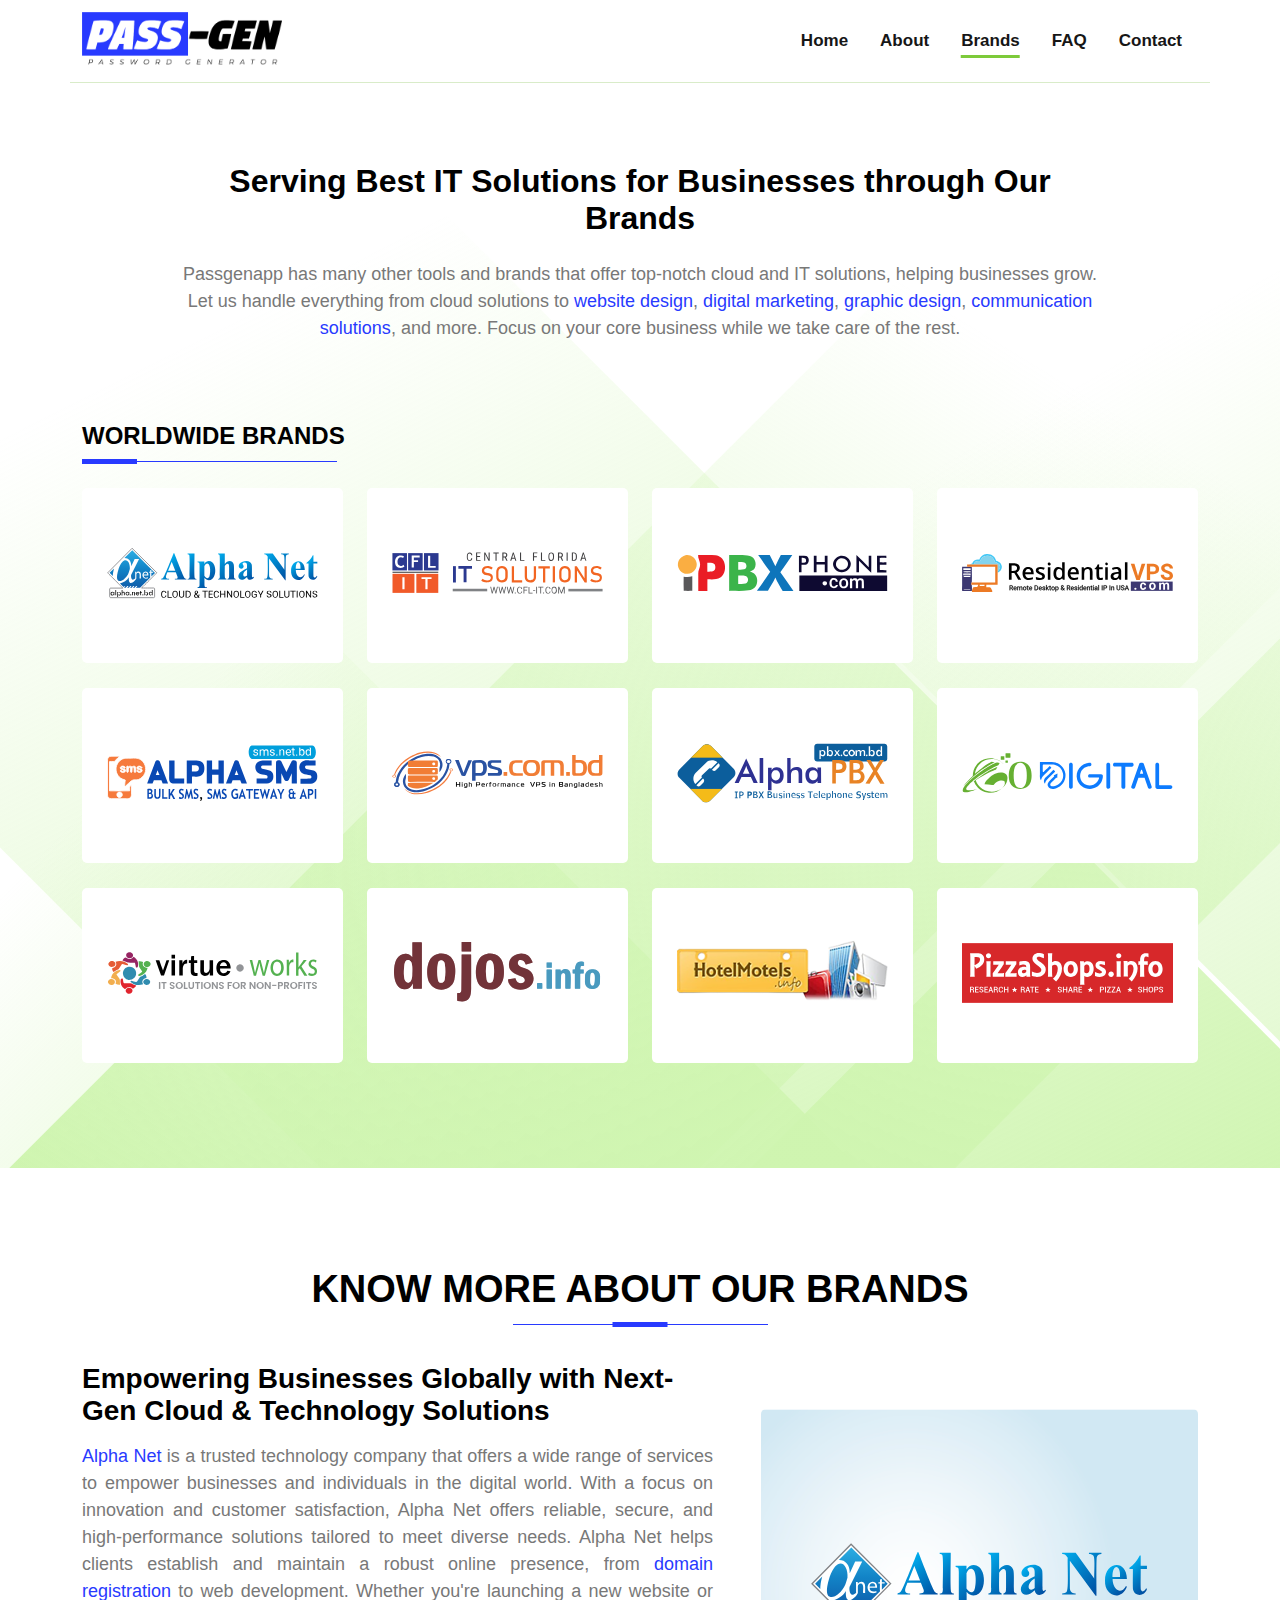
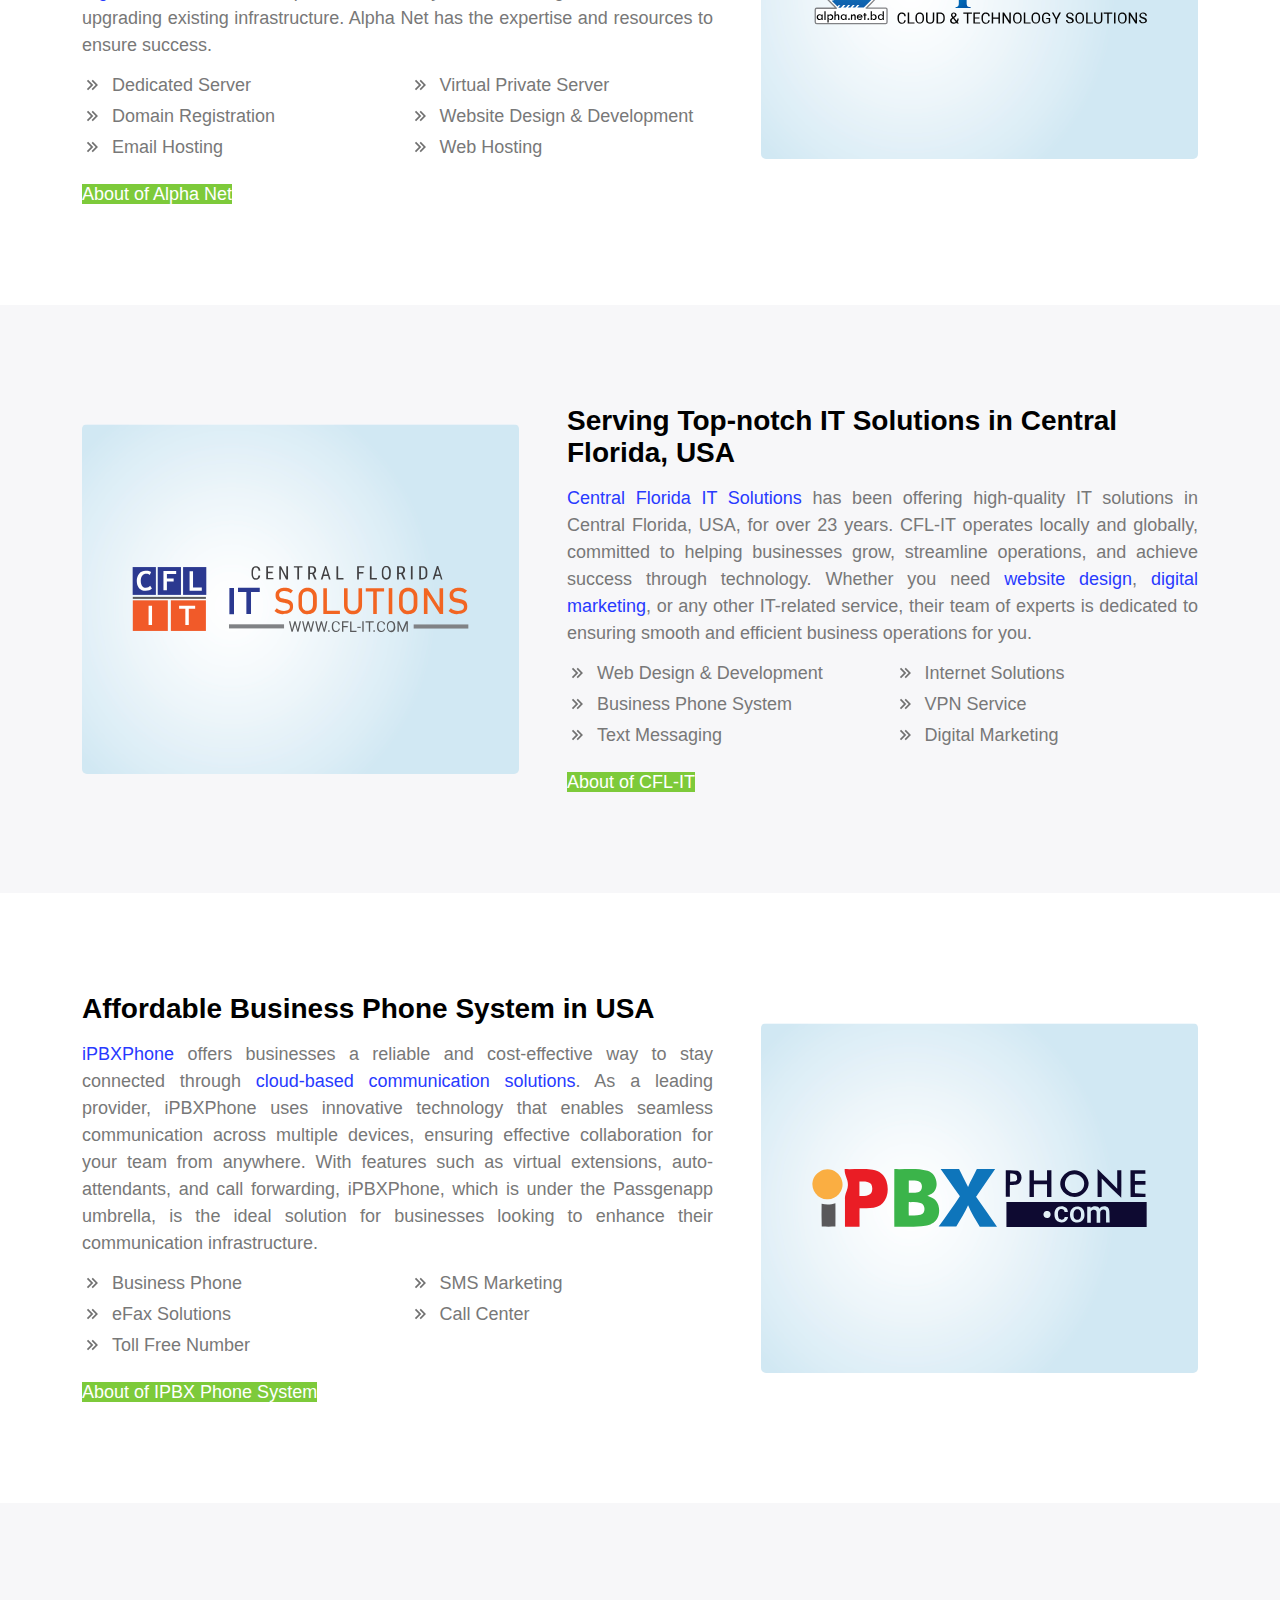
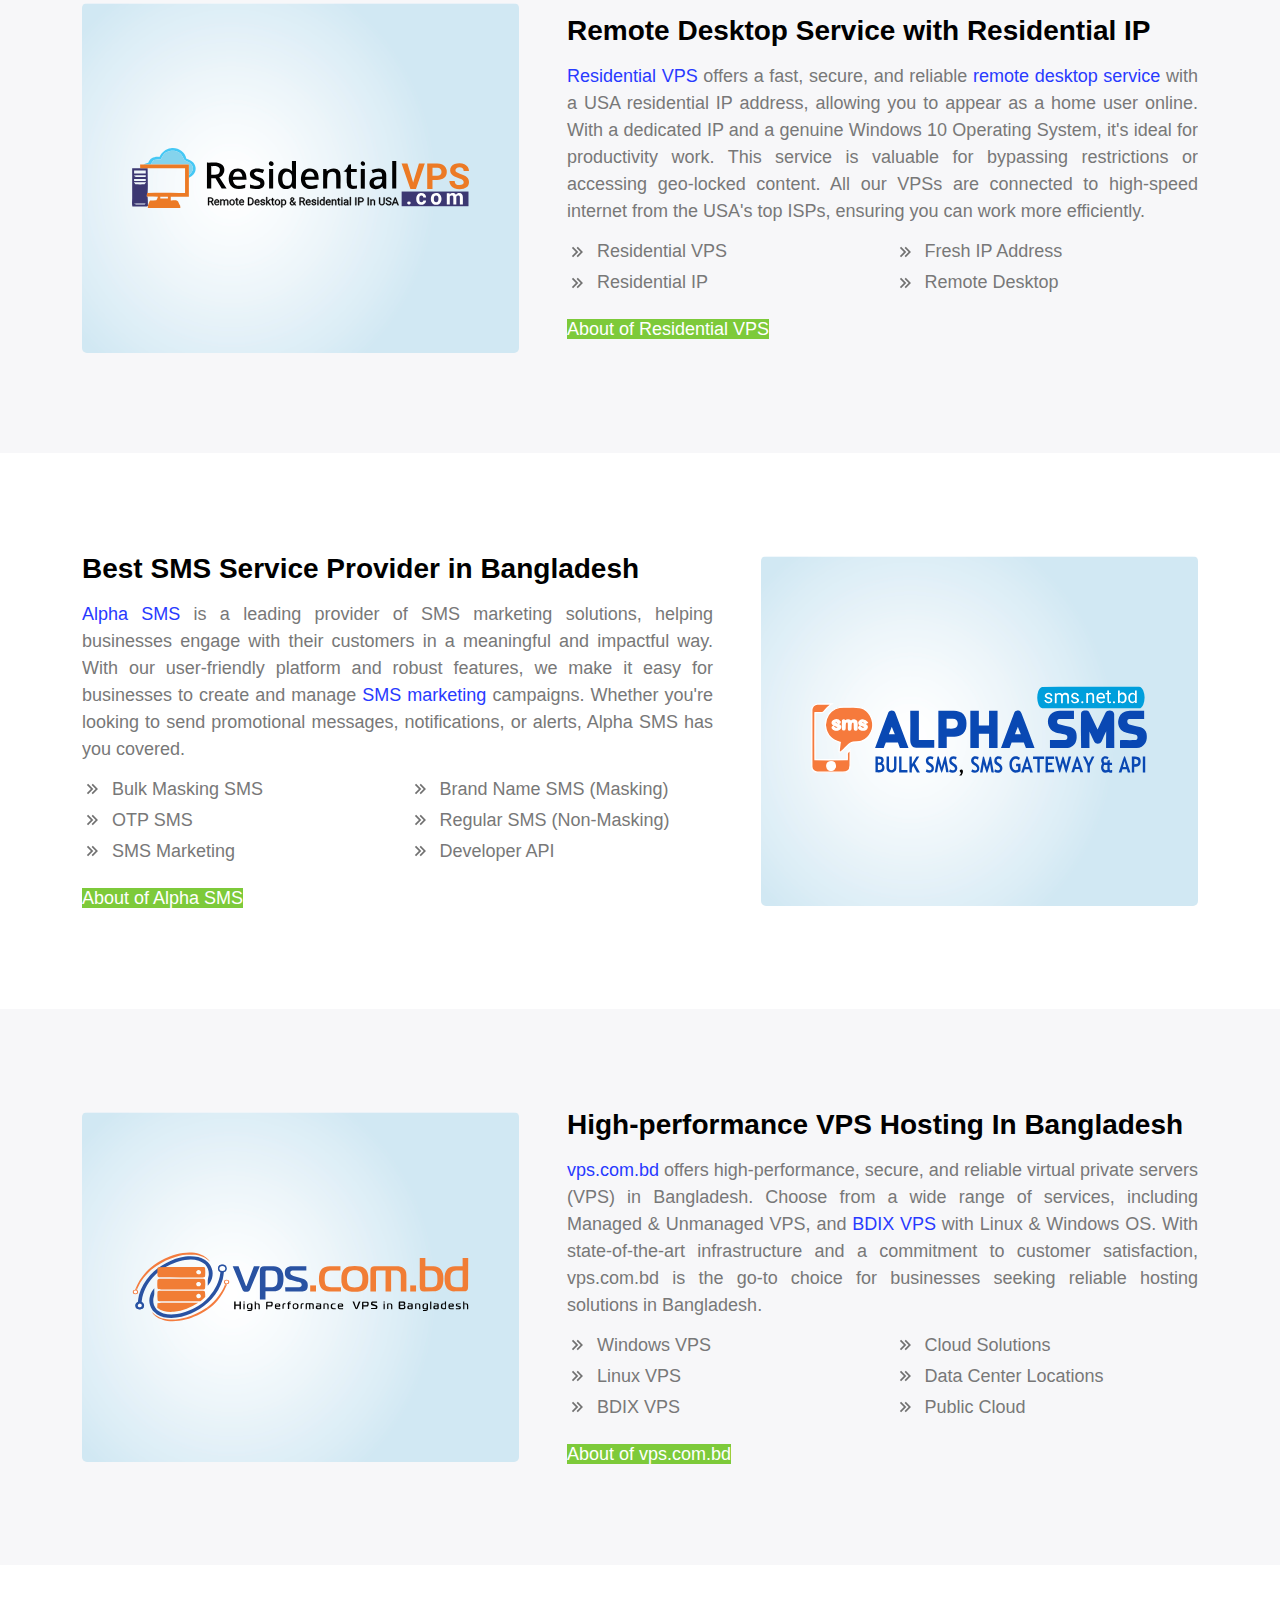
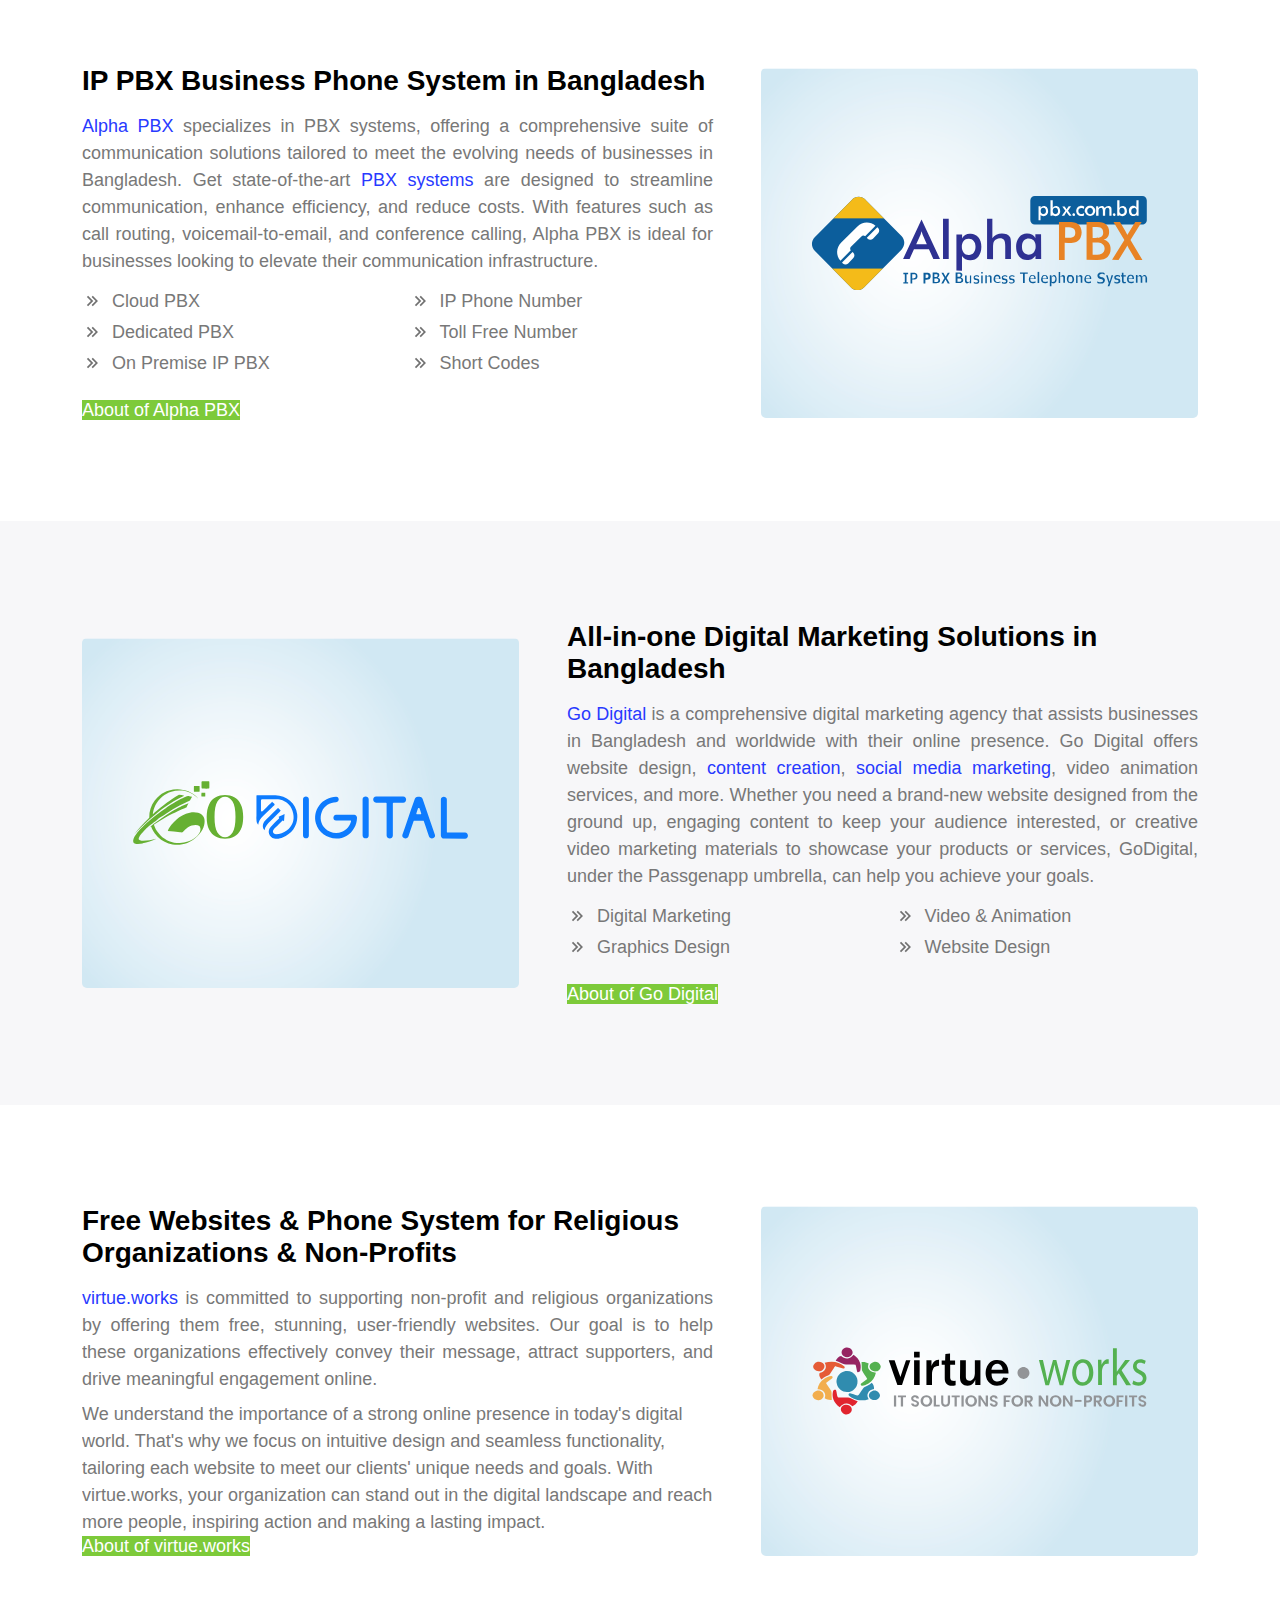
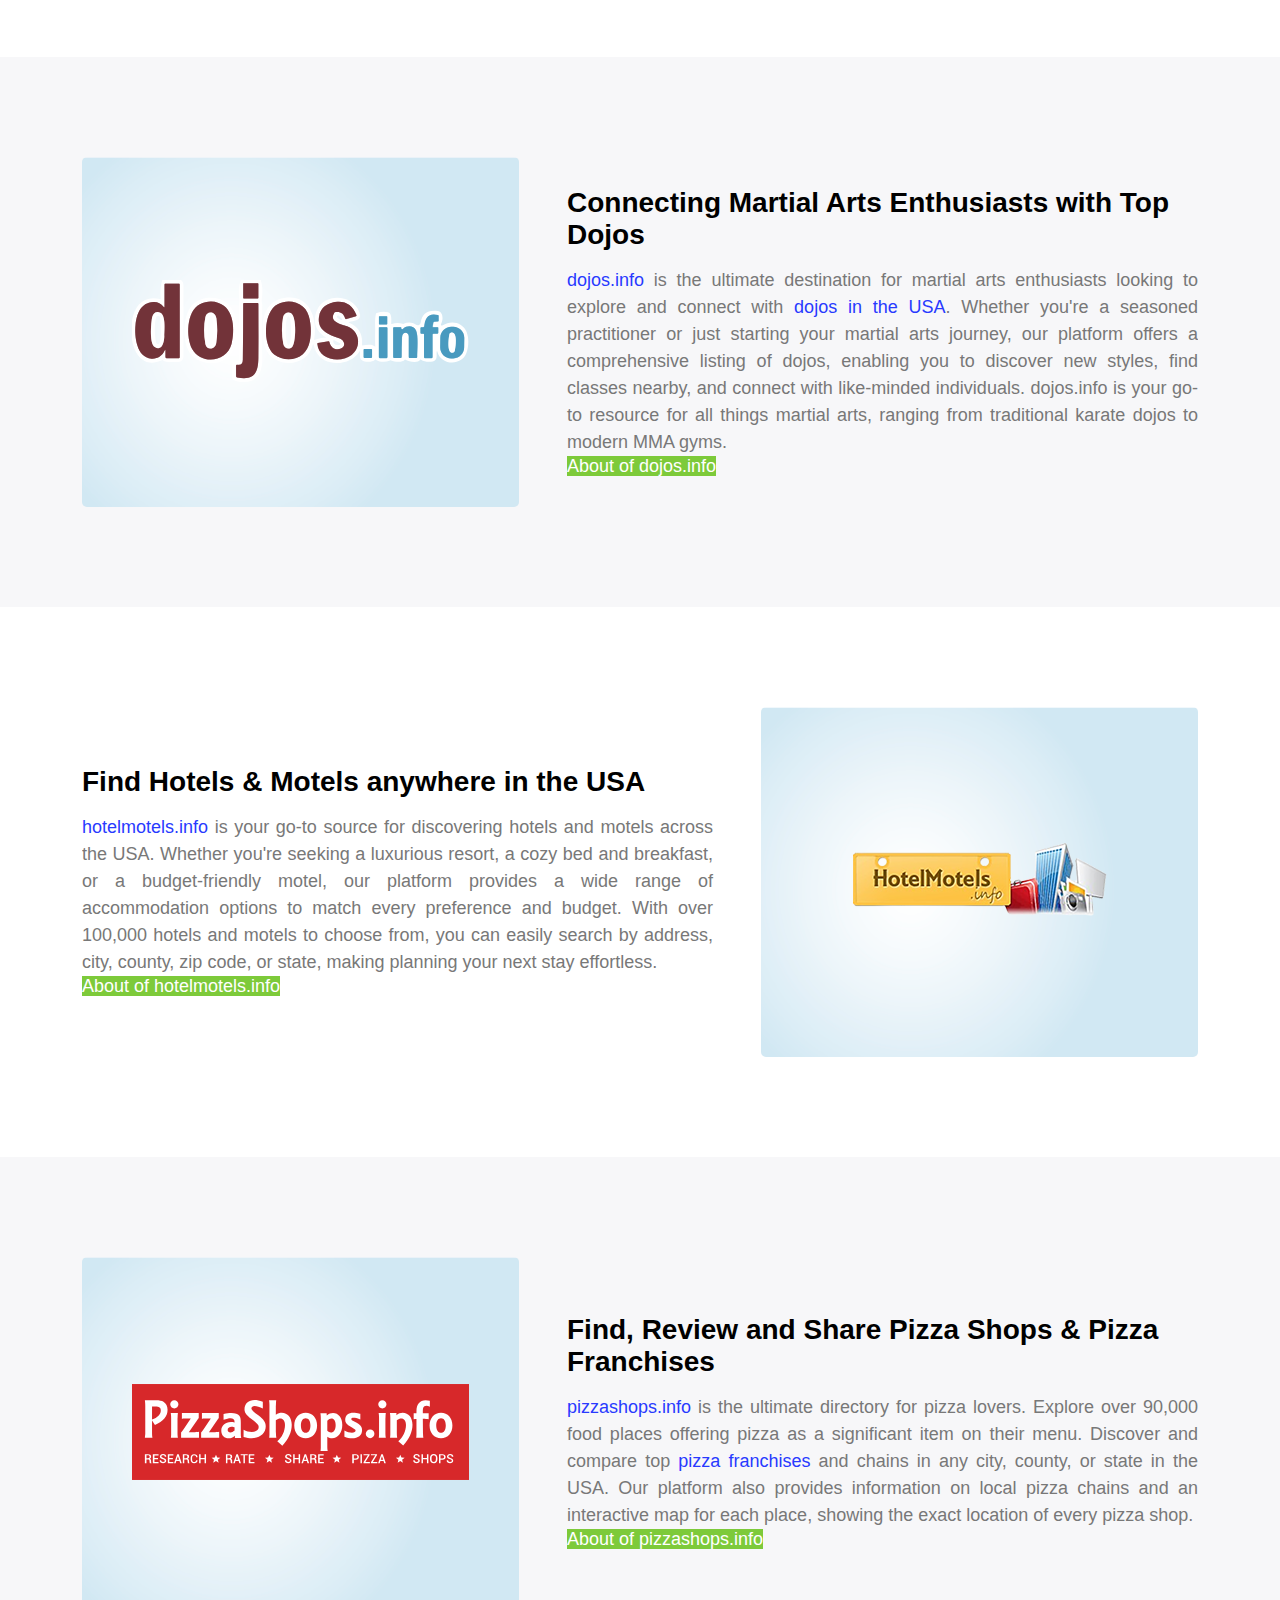
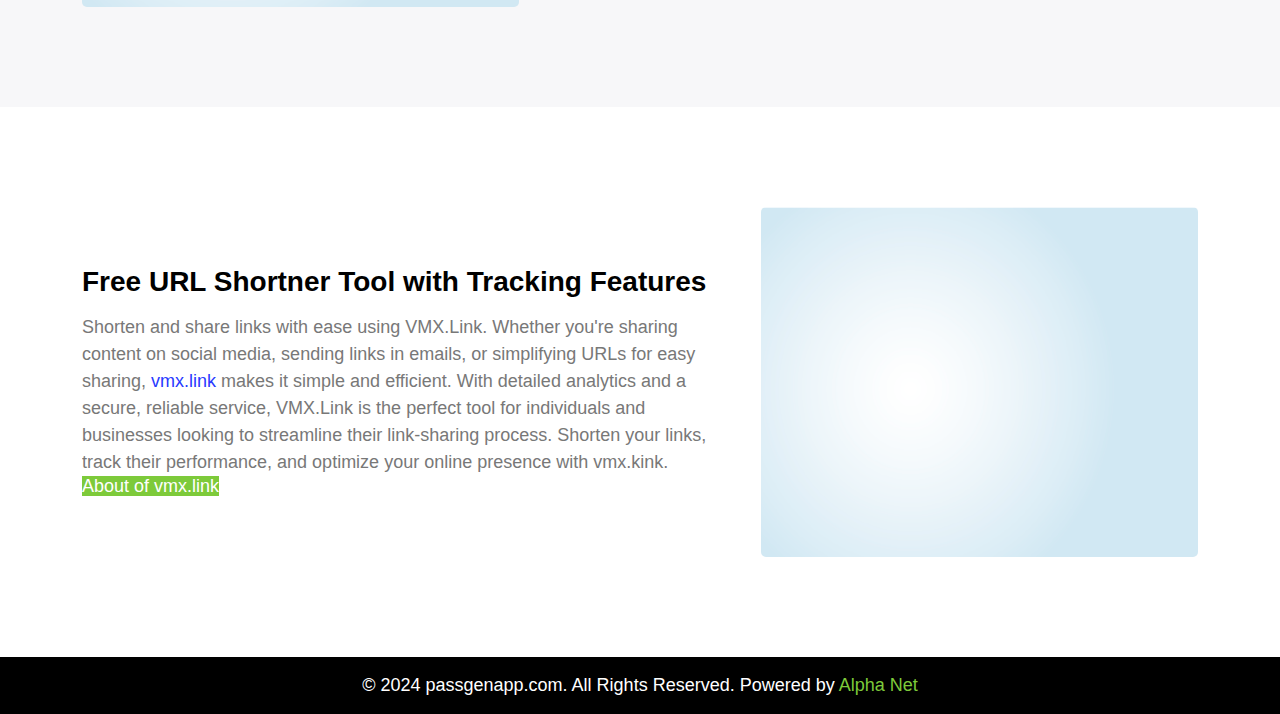
<file: brands.html>
<!doctype html>
<html lang="en">
<!-- Mirrored from passgenapp.com/ by HTTrack Website Copier/3.x [XR&CO'2014], Mon, 18 Mar 2024 10:33:12 GMT -->

<head>
  <meta charset="UTF-8" />
  <meta http-equiv="X-UA-Compatible" content="IE=edge" />
  <meta name="viewport" content="width=device-width, initial-scale=1.0" />
  <title>Serving Best IT Solutions for Businesses through Our Brands - Passgenapp</title>
  <link rel="shortcut icon" type="image/x-icon" href="favicon.ico" />

  <!-- Primary Meta Tags -->
  <meta name="title" content="Valuable Brands of Passgenapp" />
  <meta name="description"
    content="Explore the valuable brands of Passgenapp, including Alpha Net, Central Florida IT Solutions, iPBXPhone, Alpha PBX, and more. Discover innovative solutions at passgenapp.com." />
  <meta name="keywords"
    content="passgen brands, password generator, secure passwords, strong passwords, random passwords, password strength, password complexity, password security, password maker, password tool, online password generator">
  <meta name="robots" content="index, follow" />

  <!-- Open Graph / Facebook -->
  <meta property="og:type" content="website" />
  <meta property="og:url" content="https://passgenapp.com/" />
  <meta property="og:title" content="Serving Best IT Solutions for Businesses through Our Brands - Passgenapp" />
  <meta property="og:description"
    content="Explore the valuable brands of Passgenapp, including Alpha Net, Central Florida IT Solutions, iPBXPhone, Alpha PBX, and more. Discover innovative solutions at passgenapp.com." />
  <meta property="og:image" content="./passgenapp-og-img.jpg" />

  <!-- Twitter -->
  <meta property="twitter:card" content="summary_large_image" />
  <meta property="twitter:url" content="https://passgenapp.com/" />
  <meta property="twitter:title" content="Serving Best IT Solutions for Businesses through Our Brands - Passgenapp" />
  <meta property="twitter:description"
    content="Explore the valuable brands of Passgenapp, including Alpha Net, Central Florida IT Solutions, iPBXPhone, Alpha PBX, and more. Discover innovative solutions at passgenapp.com." />
  <meta property="twitter:image" content="./passgenapp-og-img.jpg" />

  <link rel="stylesheet" href="https://cdnjs.cloudflare.com/ajax/libs/font-awesome/6.5.2/css/all.min.css" />
  <link rel="stylesheet" href="https://cdnjs.cloudflare.com/ajax/libs/bootstrap/5.0.1/css/bootstrap.min.css" />

  <link rel="preconnect" href="https://fonts.googleapis.com/" />
  <link rel="preconnect" href="https://fonts.gstatic.com/" crossorigin />
  <link href="https://fonts.googleapis.com/css2?family=Open+Sans:wght@400;600&amp;display=swap" rel="stylesheet" />
  <link rel="manifest" href="manifest.json" />
  <link rel="stylesheet" href="style/style.css" />
  <link rel="stylesheet" href="style/bootstrap-grid.css" />
  <style>
    .menu>li>a {
      position: relative;
    }

    .menu>li>.brand::after {
      content: "";
      position: absolute;
      width: 100%;
      height: 3px;
      left: 50%;
      transform: translateX(-50%);
      top: calc(100% + 5px);
      background-color: #7dca3a;
    }

    .more_btn {
      color: #ffffff !important;
      border-color: #7dca3a !important;
      background-color: #7dca3a !important;
    }

    .more_btn:hover {
      color: #fff !important;
      background-color: #72be30 !important;
      border-color: #72be30 !important;
    }

    .more_btn i {
      font-size: 13px !important;
    }

    .more_btn:focus {
      border: 0 solid !important;
      box-shadow: 0 0 0 0 rgba(130, 138, 145, .5) !important;
    }
  </style>
</head>

<body>
  <section>
    <div class="container" style="border-bottom: 1px solid #d9ecc9">
      <div class="top-nav">
        <div>
          <a href="/passgenapp/"><img src="passgen-logo.png" width="200" alt="logo" loading="lazy" /></a>
        </div>
       <ul class="menu">
          <li><a class="home" href="/">Home</a></li>
          <li><a class="about" href="/about.html">About</a></li>
          <li><a class="brand" href="/brands.html">Brands</a></li>
          <li><a class="faq" href="/faq.html">FAQ</a></li>
          <li><a class="contact" href="/contact.html">Contact</a></li>

        </ul>
      </div>
    </div>
  </section>

  <section class="hero-sec ptb-80">
    <div class="container pb-80">
      <div class="row justify-content-center">
        <div class="col-10">
          <h1 class="text-center mb-4">Serving Best IT Solutions for Businesses through Our Brands</h1>
          <p class="text-center lead-text">
            Passgenapp has many other tools and brands that offer top-notch cloud and IT solutions, helping businesses
            grow. Let us handle everything from cloud solutions to <a href="https://www.alpha.net.bd/WebDesign/"
              target="_blank">website design</a>, <a href="https://www.godigital.com.bd" target="_blank">digital
              marketing</a>, <a href="https://www.godigital.com.bd/graphics-design/" target="_blank">graphic design</a>,
            <a href="https://www.pbx.com.bd/" target="_blank">communication solutions</a>, and more. Focus on your core
            business while we take care of the rest.
          </p>
        </div>
      </div>
    </div>
    <div class="container ">
      <h2 class="title-decor mb-4">Worldwide Brands</h2>
      <div class="row justify-content-center">
        <div class="col-lg-3 col-md-4 col-6">
          <a href="https://alpha.net.bd/" target="_blank">
            <div class="card2">
              <div class="text-center">
                <img src="./img/brands/alpha_net.svg" alt="Alpha Net" loading="lazy" />
              </div>
            </div>
          </a>
        </div>

        <div class="col-lg-3 col-md-4 col-6">
          <a href="https://www.cfl-it.com/" target="_blank">
            <div class="card2">
              <div class="text-center">
                <img src="./img/brands/cfl-it.svg" alt="Central Florida IT Solutions" loading="lazy" />
              </div>
            </div>
          </a>
        </div>

        <div class="col-lg-3 col-md-4 col-6">
          <a href="https://ipbxphone.com/" target="_blank">
            <div class="card2">
              <div class="text-center">
                <img src="./img/brands/ipbxphone.svg" alt="IPBX Phone" loading="lazy" />
              </div>
            </div>
          </a>
        </div>

        <div class="col-lg-3 col-md-4 col-6">
          <a href="https://residentialvps.com/" target="_blank">
            <div class="card2">
              <div class="text-center">
                <img src="./img/brands/residential_vps.svg" alt="Residential VPS" loading="lazy" />
              </div>
            </div>
          </a>
        </div>

        <div class="col-lg-3 col-md-4 col-6">
          <a href="https://www.sms.net.bd/" target="_blank">
            <div class="card2">
              <div class="text-center">
                <img src="./img/brands/alpha_sms.svg" alt="Alpha SMS" loading="lazy" />
              </div>
            </div>
          </a>
        </div>

        <div class="col-lg-3 col-md-4 col-6">
          <a href="https://www.vps.com.bd/" target="_blank">
            <div class="card2">
              <div class="text-center">
                <img src="./img/brands/vps.com.bd.svg" alt="VPS.com.bd" loading="lazy" />
              </div>
            </div>
          </a>
        </div>

        <div class="col-lg-3 col-md-4 col-6">
          <a href="https://www.pbx.com.bd/" target="_blank">
            <div class="card2">
              <div class="text-center">
                <img src="./img/brands/alpha_pbx.svg" alt="Alpha PBX" loading="lazy" />
              </div>
            </div>
          </a>
        </div>

        <div class="col-lg-3 col-md-4 col-6">
          <a href="https://www.godigital.com.bd/" target="_blank">
            <div class="card2">
              <div class="text-center">
                <img src="./img/brands/godigital.svg" alt="Go Digital BD" loading="lazy" />
              </div>
            </div>
          </a>
        </div>

        <div class="col-lg-3 col-md-4 col-6">
          <a href="https://virtue.works/" target="_blank">
            <div class="card2">
              <div class="text-center">
                <img src="./img/brands/virtue-work.svg" alt="Virtue Works" loading="lazy" />
              </div>
            </div>
          </a>
        </div>

        <div class="col-lg-3 col-md-4 col-6">
          <a href="https://dojos.info/" target="_blank">
            <div class="card2">
              <div class="text-center">
                <img src="./img/brands/dojos-info.svg" alt="Dojos Info" loading="lazy" />
              </div>
            </div>
          </a>
        </div>

        <div class="col-lg-3 col-md-4 col-6">
          <a href="https://www.hotelmotels.info/" target="_blank">
            <div class="card2">
              <div class="text-center">
                <img src="./img/brands/hotel-motels.png" alt="Hotel Motels" loading="lazy" />
              </div>
            </div>
          </a>
        </div>

        <div class="col-lg-3 col-md-4 col-6">
          <a href="https://www.pizzashops.info/" target="_blank">
            <div class="card2">
              <div class="text-center">
                <img src="./img/brands/pizzashops-info.svg" alt="Pizza Shops" loading="lazy" />
              </div>
            </div>
          </a>
        </div>
      </div>
    </div>
  </section>

  <!-- Alpha Net -->
  <section class="ptb-100">
    <div class="container">
      <h2 class="sec-title text-center">Know More About Our Brands</h2>
      <div class="info-card">
        <div class="row flex-column-reverse gx-5 flex-lg-row align-items-center">
          <div class="col-lg-7">
            <h3 class="info-title mb-3">Empowering Businesses Globally with Next-Gen Cloud & Technology Solutions</h3>
            <p class="text-justify mb-2">
              <a href="https://alpha.net.bd" target="_blank">Alpha Net</a> is a trusted technology company that offers a
              wide range of services to empower businesses and individuals in the digital world. With a focus on
              innovation and customer satisfaction, Alpha Net offers reliable, secure, and high-performance solutions
              tailored to meet diverse needs. Alpha Net helps clients establish and maintain a robust online presence,
              from <a href="https://www.alpha.net.bd/Domains/" target="_blank">domain registration</a> to web
              development. Whether you're launching a new website or upgrading existing infrastructure. Alpha Net has
              the expertise and resources to ensure success.
            </p>
            <div class="row my-3">
              <div class="col-lg-6 col-sm-6">
                <ul class="list-style">
                  <li>
                    <img src="./img/arrow-icon.svg" alt="arrow icon" />
                    <span><a href="https://www.alpha.net.bd/Dedicated/" target="_blank">Dedicated
                        Server</a></span>
                  </li>

                  <li>
                    <img src="./img/arrow-icon.svg" alt="arrow icon" />
                    <span><a href="https://www.alpha.net.bd/Domains/" target="_blank">Domain
                        Registration</a></span>
                  </li>
                  <li>
                    <img src="./img/arrow-icon.svg" alt="arrow icon" />
                    <span><a href="https://www.alpha.net.bd/Email/" target="_blank">Email
                        Hosting</a></span>
                  </li>
                </ul>
              </div>
              <div class="col-lg-6 col-sm-6">
                <ul class="list-style">
                  <li>
                    <img src="./img/arrow-icon.svg" alt="arrow icon" />
                    <span><a href="https://www.alpha.net.bd/VPS/" target="_blank">Virtual Private
                        Server</a></span>
                  </li>
                  <li>
                    <img src="./img/arrow-icon.svg" alt="arrow icon" />
                    <span><a href="https://www.alpha.net.bd/WebDesign/" target="_blank">Website
                        Design & Development</a></span>
                  </li>
                  <li>
                    <img src="./img/arrow-icon.svg" alt="arrow icon" />
                    <span><a href="https://www.alpha.net.bd/Hosting/" target="_blank">Web
                        Hosting</a></span>
                  </li>
                </ul>
              </div>
            </div>

            <a href="https://alpha.net.bd" class="btn btn-outline-success more_btn mt-4" target="_blank">

              About of Alpha Net <i class="fa-angles-right fa-solid fs-6"></i>

            </a>

          </div>
          <div class="col-lg-5 mb-4 mb-lg-0">
            <div class="brand-img">
              <img src="./img/brands/alpha_net.svg" class="w-100"
                alt="Empowering Businesses Globally with Next-Gen Cloud & Technology Solutions" loading="lazy" />
            </div>
          </div>
        </div>
      </div>
    </div>
  </section>
  <!-- CFL-IT -->
  <section class="ptb-100 bg-lighter">
    <div class="container">
      <div class="info-card">
        <div class="row gx-5 flex-lg-row align-items-center">
          <div class="col-lg-5 mb-4 mb-lg-0">
            <div class="brand-img">
              <img src="./img/brands/cfl-it.svg" class="w-100"
                alt="Central Florida IT Solutions - Serving Top-notch IT Solutions in Central" loading="lazy" />
            </div>
          </div>

          <div class="col-lg-7">
            <h3 class="info-title mb-3">Serving Top-notch IT Solutions in Central
              Florida, USA</h3>
            <p class="text-justify mb-2">
              <a href="" target="_blank">Central Florida IT Solutions</a> has been offering high-quality IT solutions in
              Central Florida, USA, for over 23 years. CFL-IT operates locally and globally, committed to helping
              businesses grow, streamline operations, and achieve success through technology. Whether you need <a
                href="https://cfl-it.com/Website/" target="_blank">website design</a>, <a
                href="https://cfl-it.com/Digital_Marketing/" target="_blank">digital marketing</a>, or any other
              IT-related service, their team of experts is dedicated to ensuring smooth and efficient business
              operations for you.
            </p>
            <div class="row my-3">
              <div class="col-lg-6 col-sm-6">
                <ul class="list-style">
                  <li>
                    <img src="./img/arrow-icon.svg" alt="arrow icon" />
                    <span><a href="https://cfl-it.com/Website/" target="_blank">Web Design &
                        Development</a></span>
                  </li>
                  <li>
                    <img src="./img/arrow-icon.svg" alt="arrow icon" />
                    <span><a href="https://cfl-it.com/PhoneSystem/" target="_blank">Business Phone
                        System</a></span>
                  </li>
                  <li>
                    <img src="./img/arrow-icon.svg" alt="arrow icon" />
                    <span><a href="https://cfl-it.com/Text_Messaging/" target="_blank">Text
                        Messaging</a></span>
                  </li>
                </ul>
              </div>
              <div class="col-lg-6 col-sm-6">
                <ul class="list-style">
                  <li>
                    <img src="./img/arrow-icon.svg" alt="arrow icon" />
                    <span><a href="https://cfl-it.com/Internet/" target="_blank">Internet
                        Solutions</a></span>
                  </li>
                  <li>
                    <img src="./img/arrow-icon.svg" alt="arrow icon" />
                    <span><a href="https://cfl-it.com/VPN/" target="_blank">VPN Service</a></span>
                  </li>
                  <li>
                    <img src="./img/arrow-icon.svg" alt="arrow icon" />
                    <span><a href="https://cfl-it.com/Digital_Marketing/" target="_blank">Digital
                        Marketing</a></span>
                  </li>
                </ul>
              </div>
            </div>
            <a href="https://cfl-it.com/" class="btn btn-outline-success more_btn mt-4" target="_blank">About of CFL-IT
              <i class="fa-angles-right fa-solid fs-6"></i> </a>
          </div>
        </div>
      </div>
    </div>
  </section>

  <!-- IPBX Phone -->
  <section class="ptb-100">
    <div class="container">
      <div class="info-card">
        <div class="row flex-column-reverse gx-5 flex-lg-row align-items-center">
          <div class="col-lg-7">
            <h3 class="info-title mb-3">Affordable Business Phone System in USA</h3>
            <p class="text-justify mb-2">
              <a href="https://ipbxphone.com" target="_blank">iPBXPhone</a> offers businesses a reliable and
              cost-effective way to stay connected through <a href="https://ipbxphone.com/Business_Phone/"
                target="_blank">cloud-based communication solutions</a>. As a leading provider, iPBXPhone uses
              innovative technology that enables seamless communication across multiple devices, ensuring effective
              collaboration for your team from anywhere. With features such as virtual extensions, auto-attendants, and
              call forwarding, iPBXPhone, which is under the Passgenapp umbrella, is the ideal solution for businesses
              looking to enhance their communication infrastructure.
            </p>
            <div class="row my-3">
              <div class="col-lg-6 col-sm-6">
                <ul class="list-style">
                  <li>
                    <img src="./img/arrow-icon.svg" alt="arrow icon" />
                    <span><a href="https://ipbxphone.com/Business_Phone/" target="_blank">Business
                        Phone</a></span>
                  </li>
                  <li>
                    <img src="./img/arrow-icon.svg" alt="arrow icon" />
                    <span><a href="https://ipbxphone.com/eFax/" target="_blank">eFax
                        Solutions</a></span>
                  </li>
                  <li>
                    <img src="./img/arrow-icon.svg" alt="arrow icon" />
                    <span><a href="https://ipbxphone.com/Toll_Free_Number/" target="_blank">Toll
                        Free Number</a></span>
                  </li>
                </ul>
              </div>
              <div class="col-lg-6 col-sm-6">
                <ul class="list-style">
                  <li>
                    <img src="./img/arrow-icon.svg" alt="arrow icon" />
                    <span><a href="https://ipbxphone.com/SMS_Marketing/" target="_blank">SMS
                        Marketing</a></span>
                  </li>
                  <li>
                    <img src="./img/arrow-icon.svg" alt="arrow icon" />
                    <span><a href="https://ipbxphone.com/Contact_Center_Solution/" target="_blank">Call
                        Center</a></span>
                  </li>
                </ul>
              </div>
            </div>

            <a href="https://ipbxphone.com" class="btn btn-outline-success more_btn mt-4" target="_blank">About of
              IPBX Phone System
              <i class="fa-angles-right fa-solid fs-6"></i>
            </a>

          </div>
          <div class="col-lg-5 mb-4 mb-lg-0">
            <div class="brand-img">
              <img src="./img/brands/ipbxphone.svg" class="w-100"
                alt="iPBXPhone - Affordable Business Phone System in USA" loading="lazy" />
            </div>
          </div>
        </div>
      </div>
    </div>
  </section>

  <!-- Residential VPS -->
  <section class="ptb-100 bg-lighter">
    <div class="container">
      <div class="info-card">
        <div class="row gx-5 align-items-center">

          <div class="col-lg-5 mb-4 mb-lg-0">
            <div class="brand-img">
              <img src="./img/brands/residential_vps.svg" class="w-100"
                alt="Residential VPS - Remote Desktop Service with Residential IP" loading="lazy" />
            </div>
          </div>

          <div class="col-lg-7">
            <h3 class="info-title mb-3">Remote Desktop Service with Residential IP</h3>
            <p class="text-justify mb-2">
              <a href="https://residentialvps.com/" target="_blank">Residential VPS</a> offers a fast, secure, and
              reliable <a href="https://residentialvps.com/RDP/" target="_blank">remote desktop service</a> with a USA
              residential IP address, allowing you to appear as a home user online. With a dedicated IP and a genuine
              Windows 10 Operating System, it's ideal for productivity work. This service is valuable for bypassing
              restrictions or accessing geo-locked content. All our VPSs are connected to high-speed internet from the
              USA's top ISPs, ensuring you can work more efficiently.
            </p>
            <div class="row my-3">
              <div class="col-lg-6 col-sm-6">
                <ul class="list-style">
                  <li>
                    <img src="./img/arrow-icon.svg" alt="arrow icon" />
                    <span><a href="https://residentialvps.com/residential-vps/" target="_blank">Residential
                        VPS</a></span>
                  </li>
                  <li>
                    <img src="./img/arrow-icon.svg" alt="arrow icon" />
                    <span><a href="https://residentialvps.com/residential-ip/" target="_blank">Residential IP</a></span>
                  </li>
                </ul>
              </div>
              <div class="col-lg-6 col-sm-6">
                <ul class="list-style">
                  <li>
                    <img src="./img/arrow-icon.svg" alt="arrow icon" />
                    <span><a href="https://residentialvps.com/fresh-ip/" target="_blank">Fresh IP
                        Address</a></span>
                  </li>
                  <li>
                    <img src="./img/arrow-icon.svg" alt="arrow icon" />
                    <span><a href="https://residentialvps.com/RDP/" target="_blank">Remote
                        Desktop</a></span>
                  </li>
                </ul>
              </div>
            </div>
            <a href="https://residentialvps.com/" class="btn btn-outline-success more_btn mt-4" target="_blank">About of
              Residential VPS <i class="fa-angles-right fa-solid fs-6"></i> </a>

          </div>

        </div>
      </div>
    </div>
  </section>

  <!-- Alpha SMS -->
  <section class="ptb-100">
    <div class="container">
      <div class="info-card">
        <div class="row flex-column-reverse gx-5 flex-lg-row align-items-center">
          <div class="col-lg-7">
            <h3 class="info-title mb-3">Best SMS Service Provider in Bangladesh</h3>
            <p class="text-justify mb-2">
              <a href="https://sms.net.bd" target="_blank">Alpha SMS</a> is a leading provider of SMS marketing
              solutions, helping businesses engage with their customers in a meaningful and impactful way. With our
              user-friendly platform and robust features, we make it easy for businesses to create and manage <a
                href="https://www.sms.net.bd/SMS_Marketing/" target="_blank">SMS marketing</a> campaigns. Whether you're
              looking to send promotional messages, notifications, or alerts, Alpha SMS has you covered.
            </p>
            <div class="row my-3">
              <div class="col-lg-6 col-sm-6">
                <ul class="list-style">
                  <li>
                    <img src="./img/arrow-icon.svg" alt="arrow icon" />
                    <span><a href="https://www.sms.net.bd/Bulk_Masking/" target="_blank">Bulk
                        Masking SMS</a></span>
                  </li>
                  <li>
                    <img src="./img/arrow-icon.svg" alt="arrow icon" />
                    <span><a href="https://www.sms.net.bd/OTP_Masking/" target="_blank">OTP
                        SMS</a></span>
                  </li>
                  <li>
                    <img src="./img/arrow-icon.svg" alt="arrow icon" />
                    <span><a href="https://www.sms.net.bd/SMS_Marketing/" target="_blank">SMS
                        Marketing</a></span>
                  </li>
                </ul>
              </div>
              <div class="col-lg-6 col-sm-6">
                <ul class="list-style">
                  <li>
                    <img src="./img/arrow-icon.svg" alt="arrow icon" />
                    <span><a href="https://www.sms.net.bd/Masking_SMS/" target="_blank">Brand Name
                        SMS (Masking)</a></span>
                  </li>
                  <li>
                    <img src="./img/arrow-icon.svg" alt="arrow icon" />
                    <span><a href="https://www.sms.net.bd/NonMasking_SMS/" target="_blank">Regular SMS
                        (Non-Masking)</a></span>
                  </li>
                  <li>
                    <img src="./img/arrow-icon.svg" alt="arrow icon" />
                    <span><a href="https://www.sms.net.bd/api" target="_blank">Developer API</a></span>
                  </li>
                </ul>
              </div>
            </div>
            <a href="https://sms.net.bd" class="btn btn-outline-success more_btn mt-4" target="_blank">About of Alpha
              SMS
              <i class="fa-angles-right fa-solid fs-6"></i>
            </a>

          </div>
          <div class="col-lg-5 mb-4 mb-lg-0">
            <div class="brand-img">
              <img src="./img/brands/alpha_sms.svg" class="w-100" alt="Alpha SMS - SMS Service Provider in Bangladesh"
                loading="lazy" />
            </div>
          </div>
        </div>
      </div>
    </div>
  </section>

  <!-- VPS.com.bd -->
  <section class="ptb-100 bg-lighter">
    <div class="container">
      <div class="info-card">
        <div class="row gx-5 flex-lg-row align-items-center">
          <div class="col-lg-5 mb-4 mb-lg-0">
            <div class="brand-img">
              <img src="./img/brands/vps.com.bd.svg" class="w-100"
                alt="VPS.Com.BD - High-performance VPS Hosting In Bangladesh" loading="lazy" />
            </div>
          </div>

          <div class="col-lg-7">
            <h3 class="info-title mb-3">High-performance VPS Hosting In Bangladesh</h3>
            <p class="text-justify mb-2">
              <a href="https://www.vps.com.bd/" target="_blank">vps.com.bd</a> offers high-performance, secure, and
              reliable virtual private servers (VPS) in Bangladesh. Choose from a wide range of services, including
              Managed & Unmanaged VPS, and <a href="https://www.vps.com.bd/BDIX_VPS/" target="_blank">BDIX VPS</a> with
              Linux & Windows OS. With state-of-the-art infrastructure and a commitment to customer satisfaction,
              vps.com.bd is the go-to choice for businesses seeking reliable hosting solutions in Bangladesh.
            </p>
            <div class="row my-3">
              <div class="col-lg-6 col-sm-6">
                <ul class="list-style">
                  <li>
                    <img src="./img/arrow-icon.svg" alt="arrow icon" />
                    <span><a href="https://www.vps.com.bd/Windows/" target="_blank">Windows
                        VPS</a></span>
                  </li>
                  <li>
                    <img src="./img/arrow-icon.svg" alt="arrow icon" />
                    <span><a href="https://www.vps.com.bd/Linux/" target="_blank">Linux
                        VPS</a></span>
                  </li>
                  <li>
                    <img src="./img/arrow-icon.svg" alt="arrow icon" />
                    <span><a href="https://www.vps.com.bd/BDIX_VPS/" target="_blank">BDIX
                        VPS</a></span>
                  </li>
                </ul>
              </div>
              <div class="col-lg-6 col-sm-6">
                <ul class="list-style">
                  <li>
                    <img src="./img/arrow-icon.svg" alt="arrow icon" />
                    <span><a href="https://www.vps.com.bd/Cloud/" target="_blank">Cloud
                        Solutions</a></span>
                  </li>
                  <li>
                    <img src="./img/arrow-icon.svg" alt="arrow icon" />
                    <span><a href="https://www.vps.com.bd/Locations/" target="_blank">Data Center
                        Locations</a></span>
                  </li>
                  <li>
                    <img src="./img/arrow-icon.svg" alt="arrow icon" />
                    <span><a href="https://www.vps.com.bd/Public_Cloud/" target="_blank">Public
                        Cloud</a></span>
                  </li>
                </ul>
              </div>
            </div>

            <a href="https://vps.com.bd/" class="btn btn-outline-success more_btn mt-4" target="_blank">About of
              vps.com.bd <i class="fa-angles-right fa-solid fs-6"></i>
            </a>

          </div>
        </div>
      </div>
    </div>
  </section>

  <!-- Alpha PBX -->
  <section class="ptb-100">
    <div class="container">
      <div class="info-card">
        <div class="row gx-5 align-items-center flex-column-reverse flex-lg-row">

          <div class="col-lg-7">
            <h3 class="info-title mb-3">IP PBX Business Phone System in Bangladesh</h3>
            <p class="text-justify mb-2">
              <a href="https://pbx.com.bd/" target="_blank">Alpha PBX</a> specializes in PBX systems, offering a
              comprehensive suite of communication solutions tailored to meet the evolving needs of businesses in
              Bangladesh. Get state-of-the-art <a href="https://www.pbx.com.bd/solution/cloud-pbx/" target="_blank">PBX
                systems</a> are designed to streamline communication, enhance efficiency, and reduce costs. With
              features such as call routing, voicemail-to-email, and conference calling, Alpha PBX is ideal for
              businesses looking to elevate their communication infrastructure.
            </p>
            <div class="row my-3">
              <div class="col-lg-6 col-sm-6">
                <ul class="list-style">
                  <li>
                    <img src="./img/arrow-icon.svg" alt="arrow icon" />
                    <span><a href="https://www.pbx.com.bd/solution/cloud-pbx/" target="_blank">Cloud PBX </a></span>
                  </li>
                  <li>
                    <img src="./img/arrow-icon.svg" alt="arrow icon" />
                    <span><a href="https://www.pbx.com.bd/solution/dedicated-pbx/" target="_blank">Dedicated
                        PBX</a></span>
                  </li>
                  <li>
                    <img src="./img/arrow-icon.svg" alt="arrow icon" />
                    <span><a href="https://www.pbx.com.bd/solution/on-premise-ip-pbx/" target="_blank">On Premise IP
                        PBX</a></span>
                  </li>
                </ul>
              </div>
              <div class="col-lg-6 col-sm-6">
                <ul class="list-style">
                  <li>
                    <img src="./img/arrow-icon.svg" alt="arrow icon" />
                    <span><a href="https://www.pbx.com.bd/solution/ip-telephone/" target="_blank">IP
                        Phone Number</a></span>
                  </li>
                  <li>
                    <img src="./img/arrow-icon.svg" alt="arrow icon" />
                    <span><a href="https://www.pbx.com.bd/solution/toll-free-number/" target="_blank">Toll Free
                        Number</a></span>
                  </li>
                  <li>
                    <img src="./img/arrow-icon.svg" alt="arrow icon" />
                    <span><a href="https://www.pbx.com.bd/solution/short-codes/" target="_blank">Short Codes</a></span>
                  </li>
                </ul>
              </div>
            </div>

            <a href="https://pbx.com.bd/" class="btn btn-outline-success more_btn mt-4" target="_blank">About of Alpha
              PBX <i class="fa-angles-right fa-solid fs-6"></i> </a>

          </div>

          <div class="col-lg-5 mb-4 mb-lg-0">
            <div class="brand-img">
              <img src="./img/brands/alpha_pbx.svg" class="w-100"
                alt="Alpha PBX - IP PBX Business Phone System in Bangladesh" loading="lazy" />
            </div>
          </div>

        </div>
      </div>
    </div>
  </section>

  <!-- Go Digital BD -->
  <section class="ptb-100 bg-lighter">
    <div class="container">
      <div class="info-card">
        <div class="row gx-5 flex-lg-row align-items-center">
          <div class="col-lg-5 mb-4 mb-lg-0">
            <div class="brand-img">
              <img src="./img/brands/godigital.svg" class="w-100" alt="VPS.Com.BD - Powerful VPS Hosting In Bangladesh"
                loading="lazy" />
            </div>
          </div>

          <div class="col-lg-7">
            <h3 class="info-title mb-3">All-in-one Digital Marketing Solutions in Bangladesh</h3>
            <p class="text-justify mb-2">
              <a href="https://www.godigital.com.bd/" target="_blank">Go Digital</a> is a comprehensive digital
              marketing agency that assists businesses in Bangladesh and worldwide with their online presence. Go
              Digital offers website design, <a href="https://www.godigital.com.bd/digital-marketing/copywriting/"
                target="_blank">content creation</a>, <a
                href="https://www.godigital.com.bd/digital-marketing/social-media-management/" target="_blank">social
                media marketing</a>, video animation services, and more. Whether you need a brand-new website designed
              from the ground up, engaging content to keep your audience interested, or creative video marketing
              materials to showcase your products or services, GoDigital, under the Passgenapp umbrella, can help you
              achieve your goals.
            </p>
            <div class="row my-3">
              <div class="col-lg-6 col-sm-6">
                <ul class="list-style">
                  <li>
                    <img src="./img/arrow-icon.svg" alt="arrow icon" />
                    <span><a href="https://www.godigital.com.bd/digital-marketing/" target="_blank">Digital
                        Marketing</a></span>
                  </li>
                  <li>
                    <img src="./img/arrow-icon.svg" alt="arrow icon" />
                    <span><a href="https://www.godigital.com.bd/graphics-design/" target="_blank">Graphics
                        Design</a></span>
                  </li>
                </ul>
              </div>
              <div class="col-lg-6 col-sm-6">
                <ul class="list-style">
                  <li>
                    <img src="./img/arrow-icon.svg" alt="arrow icon" />
                    <span><a href="https://www.godigital.com.bd/video-and-animation/" target="_blank">Video &
                        Animation</a></span>
                  </li>
                  <li>
                    <img src="./img/arrow-icon.svg" alt="arrow icon" />
                    <span><a href="https://www.godigital.com.bd/website-design/" target="_blank">Website
                        Design</a></span>
                  </li>
                </ul>
              </div>
            </div>
            <a href="https://www.godigital.com.bd/" class="btn btn-outline-success more_btn mt-4" target="_blank">About
              of
              Go Digital <i class="fa-angles-right fa-solid fs-6"></i> </a>


          </div>
        </div>
      </div>
    </div>
  </section>

  <!-- Virtue.works -->
  <section class="ptb-100">
    <div class="container">
      <div class="info-card">
        <div class="row flex-column-reverse gx-5 flex-lg-row align-items-center">
          <div class="col-lg-7">
            <h3 class="info-title mb-3">Free Websites & Phone System for Religious Organizations &
              Non-Profits</h3>
            <p class="text-justify mb-2">
              <a href="https://virtue.works/" target="_blank">virtue.works</a> is committed to supporting non-profit and
              religious organizations by offering them free, stunning, user-friendly websites. Our goal is to help these
              organizations effectively convey their message, attract supporters, and drive meaningful engagement
              online.
            </p>

            <p>
              We understand the importance of a strong online presence in today's digital world. That's why we focus on
              intuitive design and seamless functionality, tailoring each website to meet our clients' unique needs and
              goals. With virtue.works, your organization can stand out in the digital landscape and reach more people,
              inspiring action and making a lasting impact.
            </p>
            <a href="https://virtue.works/" class="btn btn-outline-success more_btn mt-4" target="_blank"> About of
              virtue.works <i class="fa-angles-right fa-solid fs-6"></i> </a>




          </div>
          <div class="col-lg-5 mb-4 mb-lg-0">
            <div class="brand-img">
              <img src="./img/brands/virtue-work.svg" class="w-100" alt="Virtue.works - Free Websites & Phone System for Religious Organizations &
                                Non-Profits" loading="lazy" />
            </div>
          </div>
        </div>
      </div>
    </div>
  </section>

  <!-- Dojos.Info -->
  <section class="ptb-100 bg-lighter">
    <div class="container">
      <div class="info-card">
        <div class="row gx-5 align-items-center align-items-center">
          <div class="col-lg-5 mb-4 mb-lg-0">
            <div class="brand-img">
              <img src="./img/brands/dojos-info.svg" class="w-100"
                alt="Dojos.info - Connecting Martial Arts Enthusiasts with Top Dojos in USA" loading="lazy" />
            </div>
          </div>

          <div class="col-lg-7">
            <h3 class="info-title mb-3">Connecting Martial Arts Enthusiasts with Top Dojos</h3>
            <p class="text-justify">
              <a href="https://dojos.info/" target="_blank">dojos.info</a> is the ultimate destination for martial arts
              enthusiasts looking to explore and connect with <a href="https://dojos.info/Names/" target="_blank">dojos
                in the USA</a>. Whether you're a seasoned practitioner or just starting your martial arts journey, our
              platform offers a comprehensive listing of dojos, enabling you to discover new styles, find classes
              nearby, and connect with like-minded individuals. dojos.info is your go-to resource for all things martial
              arts, ranging from traditional karate dojos to modern MMA gyms.
            </p>

            <a href="https://dojos.info/" class="btn btn-outline-success more_btn mt-4" target="_blank"> About of
              dojos.info <i class="fa-angles-right fa-solid fs-6"></i>
            </a>

          </div>
        </div>
      </div>
    </div>
  </section>

  <!-- Hotel Motel -->
  <section class="ptb-100">
    <div class="container">
      <div class="info-card">
        <div class="row flex-column-reverse gx-5 flex-lg-row align-items-center">
          <div class="col-lg-7">
            <h3 class="info-title mb-3">Find Hotels & Motels anywhere in the USA</h3>

            <p class="text-justify">
              <a href="https://www.hotelmotels.info/" target="_blank">hotelmotels.info</a> is your go-to source for
              discovering hotels and motels across the USA. Whether you're seeking a luxurious resort, a cozy bed and
              breakfast, or a budget-friendly motel, our platform provides a wide range of accommodation options to
              match every preference and budget. With over 100,000 hotels and motels to choose from, you can easily
              search by address, city, county, zip code, or state, making planning your next stay effortless.
            </p>

            <a href="https://www.hotelmotels.info/" class="btn btn-outline-success more_btn mt-4" target="_blank"> About
              of hotelmotels.info <i class="fa-angles-right fa-solid fs-6"></i>
            </a>


          </div>
          <div class="col-lg-5 mb-4 mb-lg-0">
            <div class="brand-img">
              <img src="./img/brands/hotel-motels.png" class="w-100"
                alt="Hotel Motels - Find Hotels & Motels anywhere in the USA" loading="lazy" />
            </div>
          </div>
        </div>
      </div>
    </div>
  </section>

  <!-- PizzaShops.Info -->
  <section class="ptb-100 bg-lighter">
    <div class="container">
      <div class="info-card">
        <div class="row gx-5 align-items-center align-items-center">
          <div class="col-lg-5 mb-4 mb-lg-0">
            <div class="brand-img">
              <img src="./img/brands/pizzashops-info.svg" class="w-100" alt="pizza shops information" loading="lazy" />
            </div>
          </div>

          <div class="col-lg-7">
            <h3 class="info-title mb-3">Find, Review and Share Pizza Shops &amp; Pizza
              Franchises</h3>
            <p class="text-justify">
              <a href="https://www.pizzashops.info/" target="_blank">pizzashops.info</a> is the ultimate directory for
              pizza lovers. Explore over 90,000 food places offering pizza as a significant item on their menu. Discover
              and compare top <a href="https://www.pizzashops.info/Franchise/" target="_blank">pizza franchises</a> and
              chains in any city, county, or state in the USA. Our platform also provides information on local pizza
              chains and an interactive map for each place, showing the exact location of every pizza shop.
            </p>

            <a href="https://www.pizzashops.info/" class="btn btn-outline-success more_btn mt-4" target="_blank"> About
              of pizzashops.info <i class="fa-angles-right fa-solid fs-6"></i>

            </a>


          </div>
        </div>
      </div>
    </div>
  </section>

  <!-- VMX.Link -->
  <section class="ptb-100">
    <div class="container">
      <div class="info-card">
        <div class="row flex-column-reverse gx-5 flex-lg-row align-items-center">
          <div class="col-lg-7">
            <h3 class="info-title mb-3">Free URL Shortner Tool with Tracking Features</h3>

            <p>
              Shorten and share links with ease using VMX.Link. Whether you're sharing content on social media, sending
              links in emails, or simplifying URLs for easy sharing, <a href="" target="_blank">vmx.link</a> makes it
              simple and efficient. With detailed analytics and a secure, reliable service, VMX.Link is the perfect tool
              for individuals and businesses looking to streamline their link-sharing process. Shorten your links, track
              their performance, and optimize your online presence with vmx.kink.
            </p>
            <a href="https://vmx.link/" class="btn btn-outline-success more_btn mt-4" target="_blank">About of vmx.link
              <i class="fa-angles-right fa-solid fs-6"></i>
            </a>
          </div>
          <div class="col-lg-5 mb-4 mb-lg-0">
            <div class="brand-img">
              <img src="./img/brands/vmx-link.svg" class="w-100"
                alt="Vmx.Link - Free URL Shortner Tool with Tracking Feature" loading="lazy" />
            </div>
          </div>
        </div>
      </div>
    </div>
  </section>

  <footer>
    <p>&copy; <span id="year">2024</span> passgenapp.com. All Rights Reserved. Powered by <a style="color: #7dca3a"
        href="https://alpha.net.bd/">Alpha Net</a>
    </p>
  </footer>
</body>

</html>
</file>
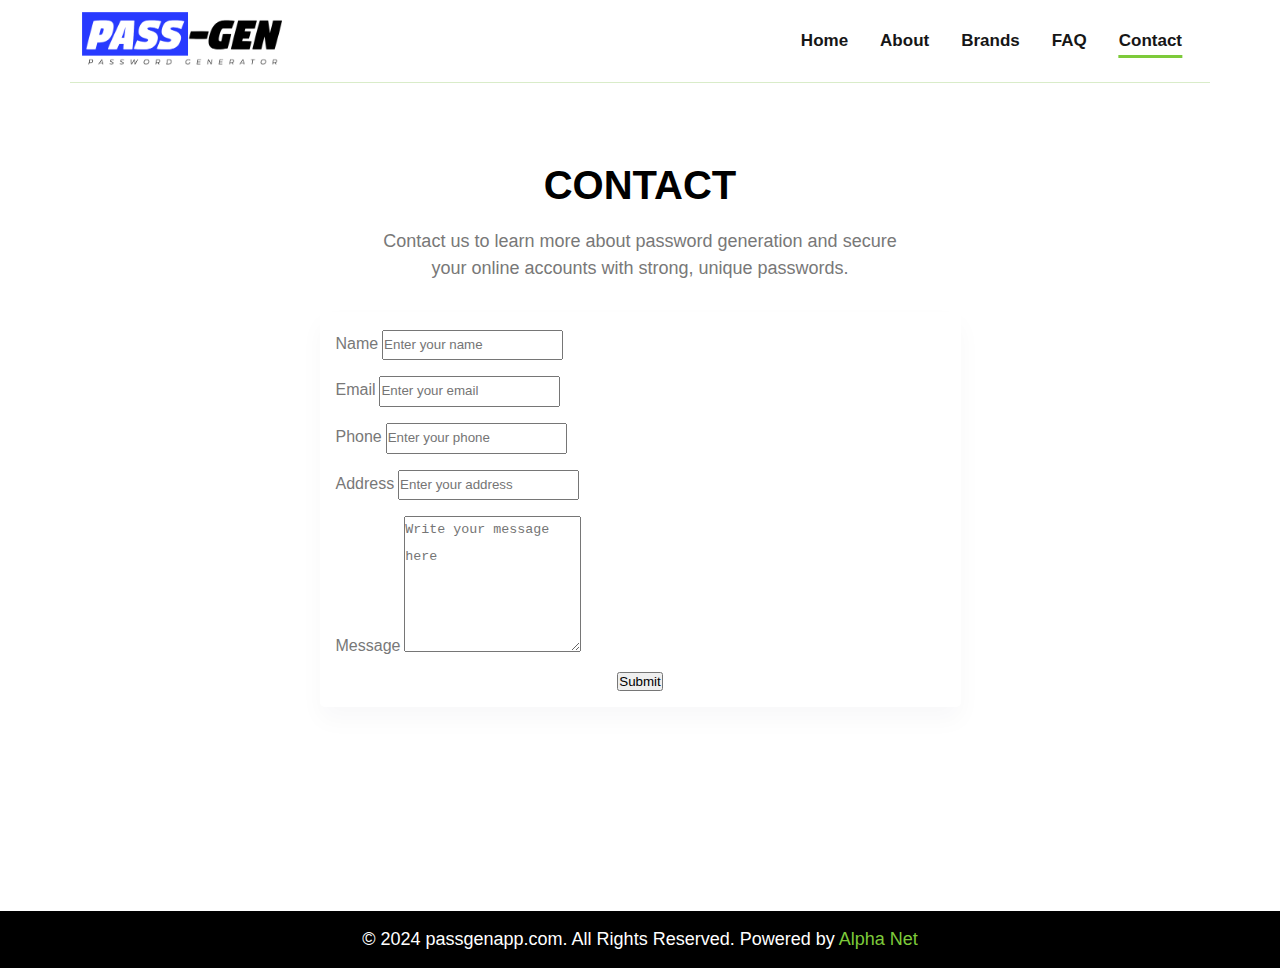
<file: contact.html>
<!doctype html>
<html lang="en">
<!-- Mirrored from passgenapp.com/ by HTTrack Website Copier/3.x [XR&CO'2014], Mon, 18 Mar 2024 10:33:12 GMT -->

<head>
  <meta charset="UTF-8" />
  <meta http-equiv="X-UA-Compatible" content="IE=edge" />
  <meta name="viewport" content="width=device-width, initial-scale=1.0" />
  <title>Serving Best IT Solutions for Businesses through Our Brands - Passgenapp</title>
  <link rel="shortcut icon" type="image/x-icon" href="favicon.ico" />

  <!-- Primary Meta Tags -->
  <meta name="title" content="Valuable Brands of Passgenapp" />
  <meta name="description"
    content="Explore the valuable brands of Passgenapp, including Alpha Net, Central Florida IT Solutions, iPBXPhone, Alpha PBX, and more. Discover innovative solutions at passgenapp.com." />
  <meta name="keywords"
    content="passgen brands, password generator, secure passwords, strong passwords, random passwords, password strength, password complexity, password security, password maker, password tool, online password generator">
  <meta name="robots" content="index, follow" />

  <!-- Open Graph / Facebook -->
  <meta property="og:type" content="website" />
  <meta property="og:url" content="https://passgenapp.com/" />
  <meta property="og:title" content="Serving Best IT Solutions for Businesses through Our Brands - Passgenapp" />
  <meta property="og:description"
    content="Explore the valuable brands of Passgenapp, including Alpha Net, Central Florida IT Solutions, iPBXPhone, Alpha PBX, and more. Discover innovative solutions at passgenapp.com." />
  <meta property="og:image" content="./passgenapp-og-img.jpg" />

  <!-- Twitter -->
  <meta property="twitter:card" content="summary_large_image" />
  <meta property="twitter:url" content="https://passgenapp.com/" />
  <meta property="twitter:title" content="Serving Best IT Solutions for Businesses through Our Brands - Passgenapp" />
  <meta property="twitter:description"
    content="Explore the valuable brands of Passgenapp, including Alpha Net, Central Florida IT Solutions, iPBXPhone, Alpha PBX, and more. Discover innovative solutions at passgenapp.com." />
  <meta property="twitter:image" content="./passgenapp-og-img.jpg" />

  <link rel="stylesheet" href="https://cdnjs.cloudflare.com/ajax/libs/bootstrap/5.0.1/css/bootstrap.min.css" />


  <link rel="preconnect" href="https://fonts.googleapis.com/" />
  <link rel="preconnect" href="https://fonts.gstatic.com/" crossorigin />
  <link href="https://fonts.googleapis.com/css2?family=Open+Sans:wght@400;600&amp;display=swap" rel="stylesheet" />
  <link rel="manifest" href="manifest.json" />
  <link rel="stylesheet" href="style/style.css" />
  <link rel="stylesheet" href="style/bootstrap-grid.css" />
  <style>
    .section-title {
      text-transform: uppercase;
      font-size: 2.5rem;
      font-weight: 600;
      margin: 0 0 20px 0;
    }

    .card {
      background-color: #fff;
      border: 1px solid transparent;
      border-radius: .3rem;
      border-top: 3px solid transparent;
      box-shadow: 0 .76rem 1.52rem rgba(18, 38, 63, .03);
      display: flex;
      flex-direction: column;
      font-size: .875rem;
      margin-bottom: 1.5rem;
      position: relative;
      width: 100%;
      word-wrap: break-word;
    }



    .form-control:focus {
      color: #212529;
      background-color: #fff;
      border-color: #86b7fe;
      outline: 0;
      box-shadow: 0 0 0 0 #e9ecef;
    }

    .btn-check:active+.btn-primary:focus,
    .btn-check:checked+.btn-primary:focus,
    .btn-primary.active:focus,
    .btn-primary:active:focus,
    .show>.btn-primary.dropdown-toggle:focus {
      box-shadow: 0 0 0 0 rgba(49, 132, 253, .5);
    }

    .menu>li>a {
      position: relative;
    }

    .menu>li>.contact::after {
      content: "";
      position: absolute;
      width: 100%;
      height: 3px;
      left: 50%;
      transform: translateX(-50%);
      top: calc(100% + 5px);
      background-color: #7dca3a;
    }
  </style>
</head>

<body>
  <section>
    <div class="container" style="border-bottom: 1px solid #d9ecc9">
      <div class="top-nav">

        <div>
          <a href="/passgenapp/"><img src="passgen-logo.png" width="200" alt="logo" loading="lazy" /></a>
        </div>

        <ul class="menu">
          <li><a class="home" href="/passgenapp/">Home</a></li>
          <li><a class="about" href="/passgenapp/about.html">About</a></li>
          <li><a class="brand" href="/passgenapp/brands.html">Brands</a></li>
          <li><a class="faq" href="/passgenapp/faq.html">FAQ</a></li>
          <li><a class="contact" href="/passgenapp/contact.html">Contact</a></li>
        </ul>

      </div>
    </div>

  </section>


  <section class=" ptb-80" style="height: 92vh;">

    <div class="container">


      <div class="row justify-content-center">

        <div class="col-md-6 " style="margin-bottom: 30px !important;">

          <h2 class="section-title text-center">Contact</h2>

          <p class="text-center">
            Contact us to learn more about password generation and secure your online accounts with strong, unique
            passwords.
          </p>

        </div>

        <div class="col-md-7">
          <div class="card">
            <div class="card-bory ">

              <div class="contact-form">
                <form action="#" method="POST">
                  <div class="mb-3">
                    <label for="name" class="form-label">Name</label>
                    <input type="text" class="form-control" name="name" placeholder="Enter your name" required>
                  </div>
                  <div class="mb-3">
                    <label for="email" class="form-label">Email</label>
                    <input type="email" class="form-control" name="email" placeholder="Enter your email" required>
                  </div>

                  <div class="mb-3">
                    <label for="phone" class="form-label">Phone</label>
                    <input type="number" class="form-control" name="phone" placeholder="Enter your phone" required>
                  </div>

                  <div class="mb-3">
                    <label for="address" class="form-label">Address</label>
                    <input type="text" class="form-control" name="address" placeholder="Enter your address" required>
                  </div>

                  <div class="mb-3">
                    <label for="message" class="form-label">Message</label>
                    <textarea class="form-control" name="message" rows="5" placeholder="Write your message here"
                      required></textarea>
                  </div>

                  <div class="text-center">
                    <button type="submit" class="btn btn-primary">Submit</button>
                  </div>

                </form>
              </div>

            </div>
          </div>
        </div>

      </div>


    </div>

  </section>


  <footer>
    <p>&copy; <span id="year">2024</span> passgenapp.com. All Rights Reserved. Powered by <a style="color: #7dca3a"
        href="https://alpha.net.bd/">Alpha Net</a></p>
  </footer>


  <script src="https://ajax.googleapis.com/ajax/libs/jquery/3.6.4/jquery.min.js"></script>
  <script src="https://cdnjs.cloudflare.com/ajax/libs/bootstrap/5.0.1/js/bootstrap.bundle.min.js"></script>

</body>

</html>
</file>
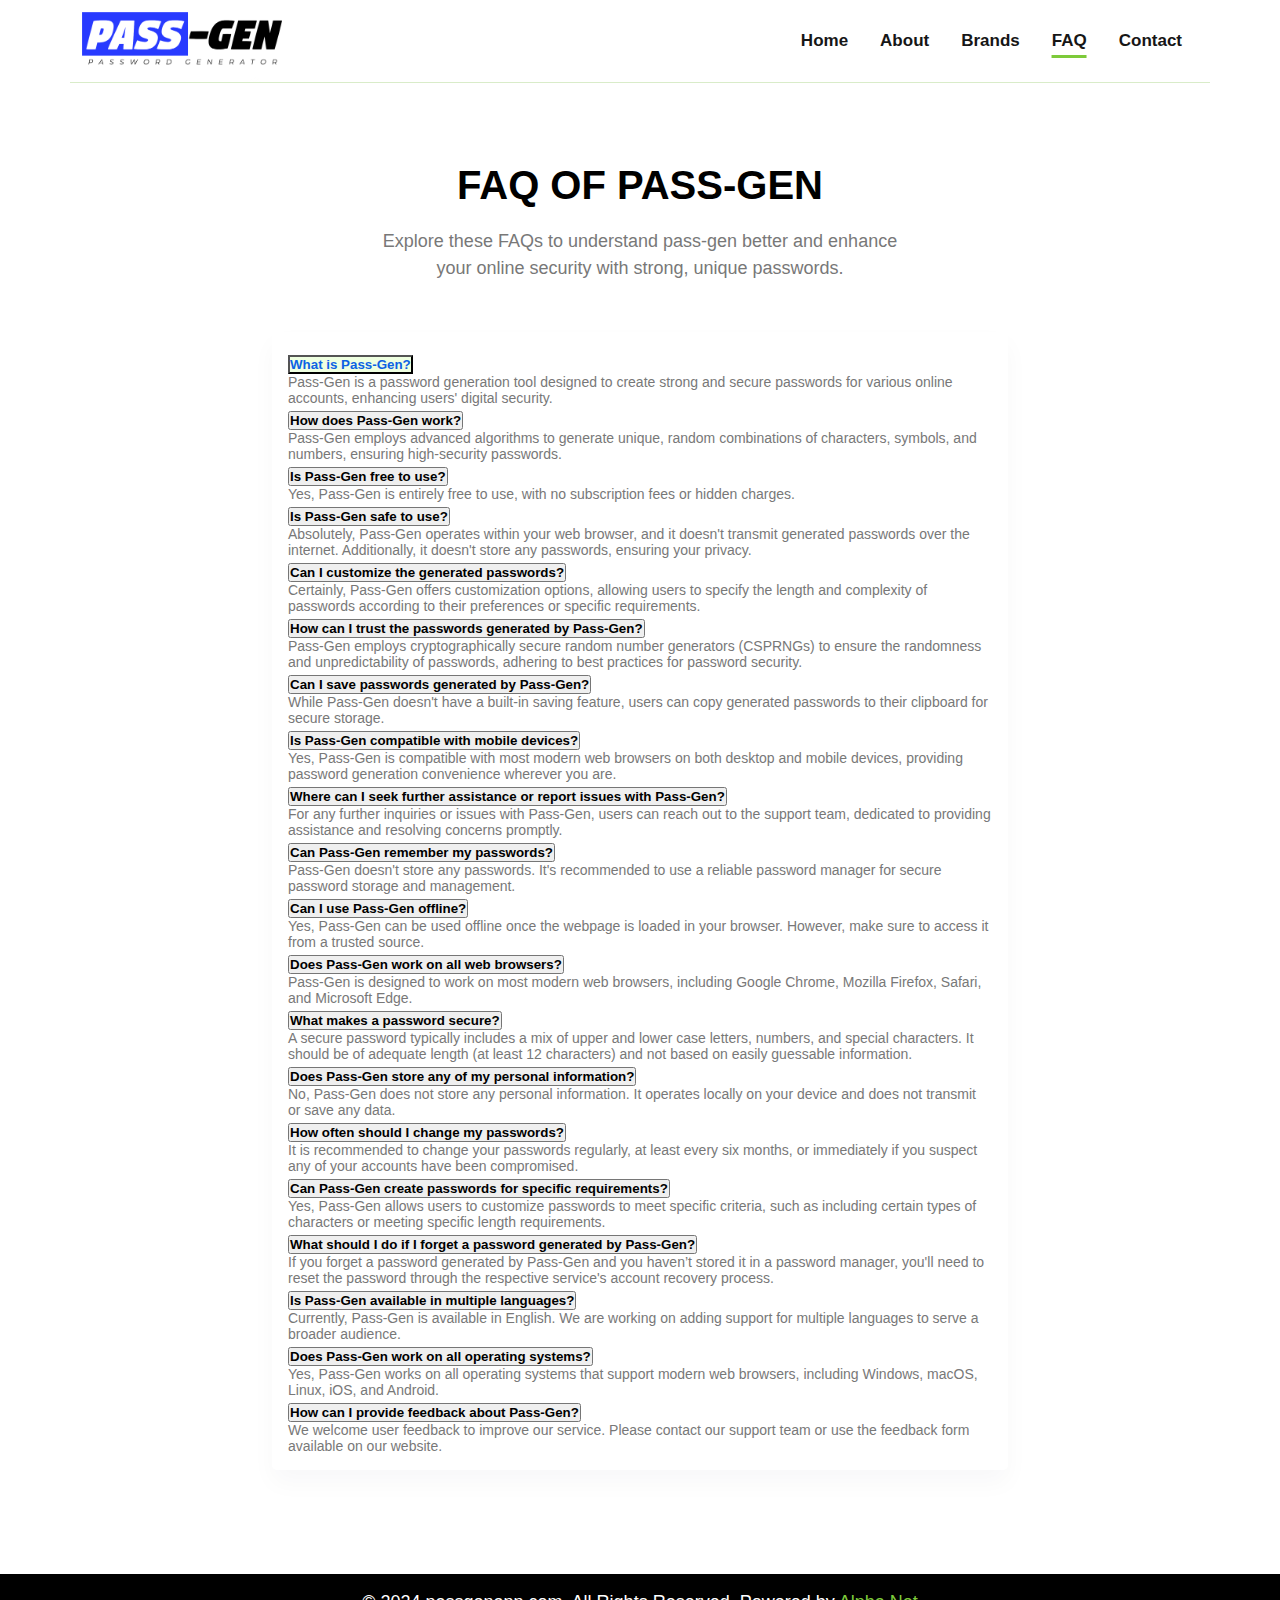
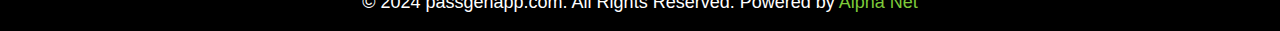
<file: faq.html>
<!doctype html>
<html lang="en">
<!-- Mirrored from passgenapp.com/ by HTTrack Website Copier/3.x [XR&CO'2014], Mon, 18 Mar 2024 10:33:12 GMT -->

<head>
  <meta charset="UTF-8" />
  <meta http-equiv="X-UA-Compatible" content="IE=edge" />
  <meta name="viewport" content="width=device-width, initial-scale=1.0" />
  <title>Serving Best IT Solutions for Businesses through Our Brands - Passgenapp</title>
  <link rel="shortcut icon" type="image/x-icon" href="favicon.ico" />

  <!-- Primary Meta Tags -->
  <meta name="title" content="Valuable Brands of Passgenapp" />
  <meta name="description"
    content="Explore the valuable brands of Passgenapp, including Alpha Net, Central Florida IT Solutions, iPBXPhone, Alpha PBX, and more. Discover innovative solutions at passgenapp.com." />
  <meta name="keywords"
    content="passgen brands, password generator, secure passwords, strong passwords, random passwords, password strength, password complexity, password security, password maker, password tool, online password generator">
  <meta name="robots" content="index, follow" />

  <!-- Open Graph / Facebook -->
  <meta property="og:type" content="website" />
  <meta property="og:url" content="https://passgenapp.com/" />
  <meta property="og:title" content="Serving Best IT Solutions for Businesses through Our Brands - Passgenapp" />
  <meta property="og:description"
    content="Explore the valuable brands of Passgenapp, including Alpha Net, Central Florida IT Solutions, iPBXPhone, Alpha PBX, and more. Discover innovative solutions at passgenapp.com." />
  <meta property="og:image" content="./passgenapp-og-img.jpg" />

  <!-- Twitter -->
  <meta property="twitter:card" content="summary_large_image" />
  <meta property="twitter:url" content="https://passgenapp.com/" />
  <meta property="twitter:title" content="Serving Best IT Solutions for Businesses through Our Brands - Passgenapp" />
  <meta property="twitter:description"
    content="Explore the valuable brands of Passgenapp, including Alpha Net, Central Florida IT Solutions, iPBXPhone, Alpha PBX, and more. Discover innovative solutions at passgenapp.com." />
  <meta property="twitter:image" content="./passgenapp-og-img.jpg" />

  <link rel="stylesheet" href="https://cdnjs.cloudflare.com/ajax/libs/bootstrap/5.0.1/css/bootstrap.min.css" />


  <link rel="preconnect" href="https://fonts.googleapis.com/" />
  <link rel="preconnect" href="https://fonts.gstatic.com/" crossorigin />
  <link href="https://fonts.googleapis.com/css2?family=Open+Sans:wght@400;600&amp;display=swap" rel="stylesheet" />
  <link rel="manifest" href="manifest.json" />
  <link rel="stylesheet" href="style/style.css" />
  <link rel="stylesheet" href="style/bootstrap-grid.css" />
  <style>
    .section-title {
      text-transform: uppercase;
      font-size: 2.5rem;
      font-weight: 600;
      margin: 0 0 20px 0;
    }

    .more_btn {
      font-size: 18px;
      transition: 0.4s;
      display: inline-flex;
      align-items: center;
    }

    .more_btn img {
      margin-top: 2px;
      width: 20px;
      height: 20px;
      margin-left: 8px;
      transition: 0.5s;
    }

    .card {
      background-color: #fff;
      border: 1px solid transparent;
      border-radius: .3rem;
      border-top: 3px solid transparent;
      box-shadow: 0 .76rem 1.52rem rgba(18, 38, 63, .03);
      display: flex;
      flex-direction: column;
      font-size: .875rem;
      margin-bottom: 1.5rem;
      position: relative;
      width: 100%;
      word-wrap: break-word;
    }

    .accordion-item {
      border: 0px solid rgba(0, 0, 0, .125);
    }

    .accordion-button:not(.collapsed) {
      color: #0c63e4;
      background-color: #eeffe0;
      box-shadow: inset 0 0 0 rgba(0, 0, 0, .125);
    }

    .accordion-button:focus {
      z-index: 3;
      border-color: #86b7fe;
      outline: 0;
      box-shadow: 0 0 0 0 rgba(13, 110, 253, .25);
    }

    .menu>li>a {
      position: relative;
    }

    .menu>li>.faq::after {
      content: "";
      position: absolute;
      width: 100%;
      height: 3px;
      left: 50%;
      transform: translateX(-50%);
      top: calc(100% + 5px);
      background-color: #7dca3a;
    }
  </style>
</head>

<body>
  <section class="hero-sec ">
    <div class="container" style="border-bottom: 1px solid #d9ecc9">
      <div class="top-nav">
        <div>
          <a href="/passgenapp/"><img src="passgen-logo.png" width="200" alt="logo" loading="lazy" /></a>
        </div>

        <ul class="menu">

          <li><a class="home" href="/passgenapp/">Home</a></li>
          <li><a class="about" href="/passgenapp/about.html">About</a></li>
          <li><a class="brand" href="/passgenapp/brands.html">Brands</a></li>
          <li><a class="faq" href="/passgenapp/faq.html">FAQ</a></li>
          <li><a class="contact" href="/passgenapp/contact.html">Contact</a></li>

        </ul>

      </div>

    </div>

  </section>


  <section class="ptb-80">

    <div class="container">


      <div class="row justify-content-center">

        <div class="col-md-6" style="margin-bottom: 50px !important;">
          <h2 class="section-title text-center">FAQ of Pass-Gen</h2>

          <p class="text-center">
            Explore these FAQs to understand pass-gen better and enhance your online security with strong, unique
            passwords.
          </p>

        </div>

        <div class="col-md-8">
          <div class="card">
            <div class="card-bory p-0">

              <div class="accordion" id="accordionFAQ">

                <!-- Accordion Item 1 -->
                <div class="accordion-item">
                  <h2 class="accordion-header" id="headingOne">
                    <button class="accordion-button" type="button" data-bs-toggle="collapse"
                      data-bs-target="#collapseOne" aria-expanded="true" aria-controls="collapseOne">
                      <strong> What is Pass-Gen?</strong>
                    </button>
                  </h2>
                  <div id="collapseOne" class="accordion-collapse collapse show" aria-labelledby="headingOne"
                    data-bs-parent="#accordionFAQ">
                    <div class="accordion-body">
                      Pass-Gen is a password generation tool designed to create strong and secure passwords for various
                      online accounts, enhancing users' digital security.
                    </div>
                  </div>
                </div>

                <!-- Accordion Item 2 -->
                <div class="accordion-item">
                  <h2 class="accordion-header" id="headingTwo">
                    <button class="accordion-button collapsed" type="button" data-bs-toggle="collapse"
                      data-bs-target="#collapseTwo" aria-expanded="false" aria-controls="collapseTwo">
                      <strong>How does Pass-Gen work?</strong>
                    </button>
                  </h2>
                  <div id="collapseTwo" class="accordion-collapse collapse" aria-labelledby="headingTwo"
                    data-bs-parent="#accordionFAQ">
                    <div class="accordion-body">
                      Pass-Gen employs advanced algorithms to generate unique, random combinations of characters,
                      symbols, and numbers, ensuring high-security passwords.
                    </div>
                  </div>
                </div>

                <!-- Accordion Item 3 -->
                <div class="accordion-item">
                  <h2 class="accordion-header" id="headingThree">
                    <button class="accordion-button collapsed" type="button" data-bs-toggle="collapse"
                      data-bs-target="#collapseThree" aria-expanded="false" aria-controls="collapseThree">

                      <strong>Is Pass-Gen free to use?</strong>
                    </button>
                  </h2>
                  <div id="collapseThree" class="accordion-collapse collapse" aria-labelledby="headingThree"
                    data-bs-parent="#accordionFAQ">
                    <div class="accordion-body">
                      Yes, Pass-Gen is entirely free to use, with no subscription fees or hidden charges.
                    </div>
                  </div>
                </div>

                <!-- Accordion Item 4 -->
                <div class="accordion-item">
                  <h2 class="accordion-header" id="headingFour">
                    <button class="accordion-button collapsed" type="button" data-bs-toggle="collapse"
                      data-bs-target="#collapseFour" aria-expanded="false" aria-controls="collapseFour">

                      <strong>Is Pass-Gen safe to use?</strong>

                    </button>
                  </h2>
                  <div id="collapseFour" class="accordion-collapse collapse" aria-labelledby="headingFour"
                    data-bs-parent="#accordionFAQ">
                    <div class="accordion-body">
                      Absolutely, Pass-Gen operates within your web browser, and it doesn't transmit generated passwords
                      over the internet. Additionally, it doesn't store any passwords, ensuring your privacy.
                    </div>
                  </div>
                </div>

                <!-- Accordion Item 5 -->
                <div class="accordion-item">
                  <h2 class="accordion-header" id="headingFive">
                    <button class="accordion-button collapsed" type="button" data-bs-toggle="collapse"
                      data-bs-target="#collapseFive" aria-expanded="false" aria-controls="collapseFive">
                      <strong>Can I customize the generated passwords?</strong>
                    </button>
                  </h2>
                  <div id="collapseFive" class="accordion-collapse collapse" aria-labelledby="headingFive"
                    data-bs-parent="#accordionFAQ">
                    <div class="accordion-body">
                      Certainly, Pass-Gen offers customization options, allowing users to specify the length and
                      complexity of passwords according to their preferences or specific requirements.
                    </div>
                  </div>
                </div>

                <!-- Accordion Item 6 -->
                <div class="accordion-item">
                  <h2 class="accordion-header" id="headingSix">
                    <button class="accordion-button collapsed" type="button" data-bs-toggle="collapse"
                      data-bs-target="#collapseSix" aria-expanded="false" aria-controls="collapseSix">
                      <strong>How can I trust the passwords generated by Pass-Gen?</strong>
                    </button>
                  </h2>
                  <div id="collapseSix" class="accordion-collapse collapse" aria-labelledby="headingSix"
                    data-bs-parent="#accordionFAQ">
                    <div class="accordion-body">
                      Pass-Gen employs cryptographically secure random number generators (CSPRNGs) to ensure the
                      randomness and unpredictability of passwords, adhering to best practices for password security.
                    </div>
                  </div>
                </div>

                <!-- Accordion Item 7 -->
                <div class="accordion-item">
                  <h2 class="accordion-header" id="headingSeven">
                    <button class="accordion-button collapsed" type="button" data-bs-toggle="collapse"
                      data-bs-target="#collapseSeven" aria-expanded="false" aria-controls="collapseSeven">
                      <strong> Can I save passwords generated by Pass-Gen?</strong>
                    </button>
                  </h2>
                  <div id="collapseSeven" class="accordion-collapse collapse" aria-labelledby="headingSeven"
                    data-bs-parent="#accordionFAQ">
                    <div class="accordion-body">
                      While Pass-Gen doesn't have a built-in saving feature, users can copy generated passwords to their
                      clipboard for secure storage.
                    </div>
                  </div>
                </div>

                <!-- Accordion Item 8 -->
                <div class="accordion-item">
                  <h2 class="accordion-header" id="headingEight">
                    <button class="accordion-button collapsed" type="button" data-bs-toggle="collapse"
                      data-bs-target="#collapseEight" aria-expanded="false" aria-controls="collapseEight">
                      <strong>Is Pass-Gen compatible with mobile devices?</strong>
                    </button>
                  </h2>
                  <div id="collapseEight" class="accordion-collapse collapse" aria-labelledby="headingEight"
                    data-bs-parent="#accordionFAQ">
                    <div class="accordion-body">
                      Yes, Pass-Gen is compatible with most modern web browsers on both desktop and mobile devices,
                      providing password generation convenience wherever you are.
                    </div>
                  </div>
                </div>

                <!-- Accordion Item 9 -->
                <div class="accordion-item">
                  <h2 class="accordion-header" id="headingNine">
                    <button class="accordion-button collapsed" type="button" data-bs-toggle="collapse"
                      data-bs-target="#collapseNine" aria-expanded="false" aria-controls="collapseNine">
                      <strong> Where can I seek further assistance or report issues with Pass-Gen?</strong>
                    </button>
                  </h2>
                  <div id="collapseNine" class="accordion-collapse collapse" aria-labelledby="headingNine"
                    data-bs-parent="#accordionFAQ">
                    <div class="accordion-body">
                      For any further inquiries or issues with Pass-Gen, users can reach out to the support team,
                      dedicated to providing assistance and resolving concerns promptly.
                    </div>
                  </div>
                </div>

                <!-- Accordion Item 10 -->
                <div class="accordion-item">
                  <h2 class="accordion-header" id="headingTen">
                    <button class="accordion-button collapsed" type="button" data-bs-toggle="collapse"
                      data-bs-target="#collapseTen" aria-expanded="false" aria-controls="collapseTen">
                      <strong> Can Pass-Gen remember my passwords?</strong>
                    </button>
                  </h2>
                  <div id="collapseTen" class="accordion-collapse collapse" aria-labelledby="headingTen"
                    data-bs-parent="#accordionFAQ">
                    <div class="accordion-body">
                      Pass-Gen doesn't store any passwords. It's recommended to use a reliable password manager for
                      secure password storage and management.
                    </div>
                  </div>
                </div>

                <!-- Accordion Item 11 -->
                <div class="accordion-item">
                  <h2 class="accordion-header" id="headingEleven">
                    <button class="accordion-button collapsed" type="button" data-bs-toggle="collapse"
                      data-bs-target="#collapseEleven" aria-expanded="false" aria-controls="collapseEleven">
                      <strong> Can I use Pass-Gen offline?</strong>
                    </button>
                  </h2>
                  <div id="collapseEleven" class="accordion-collapse collapse" aria-labelledby="headingEleven"
                    data-bs-parent="#accordionFAQ">
                    <div class="accordion-body">
                      Yes, Pass-Gen can be used offline once the webpage is loaded in your browser. However, make sure
                      to access it from a trusted source.
                    </div>
                  </div>
                </div>

                <!-- Accordion Item 12 -->
                <div class="accordion-item">
                  <h2 class="accordion-header" id="headingTwelve">
                    <button class="accordion-button collapsed" type="button" data-bs-toggle="collapse"
                      data-bs-target="#collapseTwelve" aria-expanded="false" aria-controls="collapseTwelve">
                      <strong> Does Pass-Gen work on all web browsers?</strong>
                    </button>
                  </h2>
                  <div id="collapseTwelve" class="accordion-collapse collapse" aria-labelledby="headingTwelve"
                    data-bs-parent="#accordionFAQ">
                    <div class="accordion-body">
                      Pass-Gen is designed to work on most modern web browsers, including Google Chrome, Mozilla
                      Firefox, Safari, and Microsoft Edge.
                    </div>
                  </div>
                </div>


                <!-- Accordion Item 13 -->
                <div class="accordion-item">
                  <h2 class="accordion-header" id="headingThirteen">
                    <button class="accordion-button collapsed" type="button" data-bs-toggle="collapse"
                      data-bs-target="#collapseThirteen" aria-expanded="false" aria-controls="collapseThirteen">
                      <strong> What makes a password secure?</strong>
                    </button>
                  </h2>
                  <div id="collapseThirteen" class="accordion-collapse collapse" aria-labelledby="headingThirteen"
                    data-bs-parent="#accordionFAQ">
                    <div class="accordion-body">
                      A secure password typically includes a mix of upper and lower case letters, numbers, and special
                      characters. It should be of adequate length (at least 12 characters) and not based on easily
                      guessable information.
                    </div>
                  </div>
                </div>

                <!-- Accordion Item 14 -->
                <div class="accordion-item">
                  <h2 class="accordion-header" id="headingFourteen">
                    <button class="accordion-button collapsed" type="button" data-bs-toggle="collapse"
                      data-bs-target="#collapseFourteen" aria-expanded="false" aria-controls="collapseFourteen">
                      <strong> Does Pass-Gen store any of my personal information?</strong>
                    </button>
                  </h2>
                  <div id="collapseFourteen" class="accordion-collapse collapse" aria-labelledby="headingFourteen"
                    data-bs-parent="#accordionFAQ">
                    <div class="accordion-body">
                      No, Pass-Gen does not store any personal information. It operates locally on your device and does
                      not transmit or save any data.
                    </div>
                  </div>
                </div>

                <!-- Accordion Item 15 -->
                <div class="accordion-item">
                  <h2 class="accordion-header" id="headingFifteen">
                    <button class="accordion-button collapsed" type="button" data-bs-toggle="collapse"
                      data-bs-target="#collapseFifteen" aria-expanded="false" aria-controls="collapseFifteen">
                      <strong> How often should I change my passwords?</strong>
                    </button>
                  </h2>
                  <div id="collapseFifteen" class="accordion-collapse collapse" aria-labelledby="headingFifteen"
                    data-bs-parent="#accordionFAQ">
                    <div class="accordion-body">
                      It is recommended to change your passwords regularly, at least every six months, or immediately if
                      you suspect any of your accounts have been compromised.
                    </div>
                  </div>
                </div>

                <!-- Accordion Item 16 -->
                <div class="accordion-item">
                  <h2 class="accordion-header" id="headingSixteen">
                    <button class="accordion-button collapsed" type="button" data-bs-toggle="collapse"
                      data-bs-target="#collapseSixteen" aria-expanded="false" aria-controls="collapseSixteen">
                      <strong> Can Pass-Gen create passwords for specific requirements?</strong>
                    </button>
                  </h2>
                  <div id="collapseSixteen" class="accordion-collapse collapse" aria-labelledby="headingSixteen"
                    data-bs-parent="#accordionFAQ">
                    <div class="accordion-body">
                      Yes, Pass-Gen allows users to customize passwords to meet specific criteria, such as including
                      certain types of characters or meeting specific length requirements.
                    </div>
                  </div>
                </div>

                <!-- Accordion Item 17 -->
                <div class="accordion-item">
                  <h2 class="accordion-header" id="headingSeventeen">
                    <button class="accordion-button collapsed" type="button" data-bs-toggle="collapse"
                      data-bs-target="#collapseSeventeen" aria-expanded="false" aria-controls="collapseSeventeen">
                      <strong> What should I do if I forget a password generated by Pass-Gen?</strong>
                    </button>
                  </h2>
                  <div id="collapseSeventeen" class="accordion-collapse collapse" aria-labelledby="headingSeventeen"
                    data-bs-parent="#accordionFAQ">
                    <div class="accordion-body">
                      If you forget a password generated by Pass-Gen and you haven’t stored it in a password manager,
                      you'll need to reset the password through the respective service's account recovery process.
                    </div>
                  </div>
                </div>

                <!-- Accordion Item 18 -->
                <div class="accordion-item">
                  <h2 class="accordion-header" id="headingEighteen">
                    <button class="accordion-button collapsed" type="button" data-bs-toggle="collapse"
                      data-bs-target="#collapseEighteen" aria-expanded="false" aria-controls="collapseEighteen">
                      <strong> Is Pass-Gen available in multiple languages?</strong>
                    </button>
                  </h2>
                  <div id="collapseEighteen" class="accordion-collapse collapse" aria-labelledby="headingEighteen"
                    data-bs-parent="#accordionFAQ">
                    <div class="accordion-body">
                      Currently, Pass-Gen is available in English. We are working on adding support for multiple
                      languages to serve a broader audience.
                    </div>
                  </div>
                </div>

                <!-- Accordion Item 19 -->
                <div class="accordion-item">
                  <h2 class="accordion-header" id="headingNineteen">
                    <button class="accordion-button collapsed" type="button" data-bs-toggle="collapse"
                      data-bs-target="#collapseNineteen" aria-expanded="false" aria-controls="collapseNineteen">
                      <strong> Does Pass-Gen work on all operating systems?</strong>
                    </button>
                  </h2>
                  <div id="collapseNineteen" class="accordion-collapse collapse" aria-labelledby="headingNineteen"
                    data-bs-parent="#accordionFAQ">
                    <div class="accordion-body">
                      Yes, Pass-Gen works on all operating systems that support modern web browsers, including Windows,
                      macOS, Linux, iOS, and Android.
                    </div>
                  </div>
                </div>

                <!-- Accordion Item 20 -->
                <div class="accordion-item">
                  <h2 class="accordion-header" id="headingTwenty">
                    <button class="accordion-button collapsed" type="button" data-bs-toggle="collapse"
                      data-bs-target="#collapseTwenty" aria-expanded="false" aria-controls="collapseTwenty">
                      <strong> How can I provide feedback about Pass-Gen?</strong>
                    </button>
                  </h2>
                  <div id="collapseTwenty" class="accordion-collapse collapse" aria-labelledby="headingTwenty"
                    data-bs-parent="#accordionFAQ">
                    <div class="accordion-body">
                      We welcome user feedback to improve our service. Please contact our support team or use the
                      feedback form available on our website.
                    </div>
                  </div>
                </div>


              </div>

            </div>
          </div>
        </div>

      </div>

    </div>

  </section>


  <footer>
    <p>&copy; <span id="year">2024</span> passgenapp.com. All Rights Reserved. Powered by <a style="color: #7dca3a"
        href="https://alpha.net.bd/">Alpha Net</a></p>
  </footer>


  <script src="https://ajax.googleapis.com/ajax/libs/jquery/3.6.4/jquery.min.js"></script>
  <script src="https://cdnjs.cloudflare.com/ajax/libs/bootstrap/5.0.1/js/bootstrap.bundle.min.js"></script>

</body>

</html>
</file>
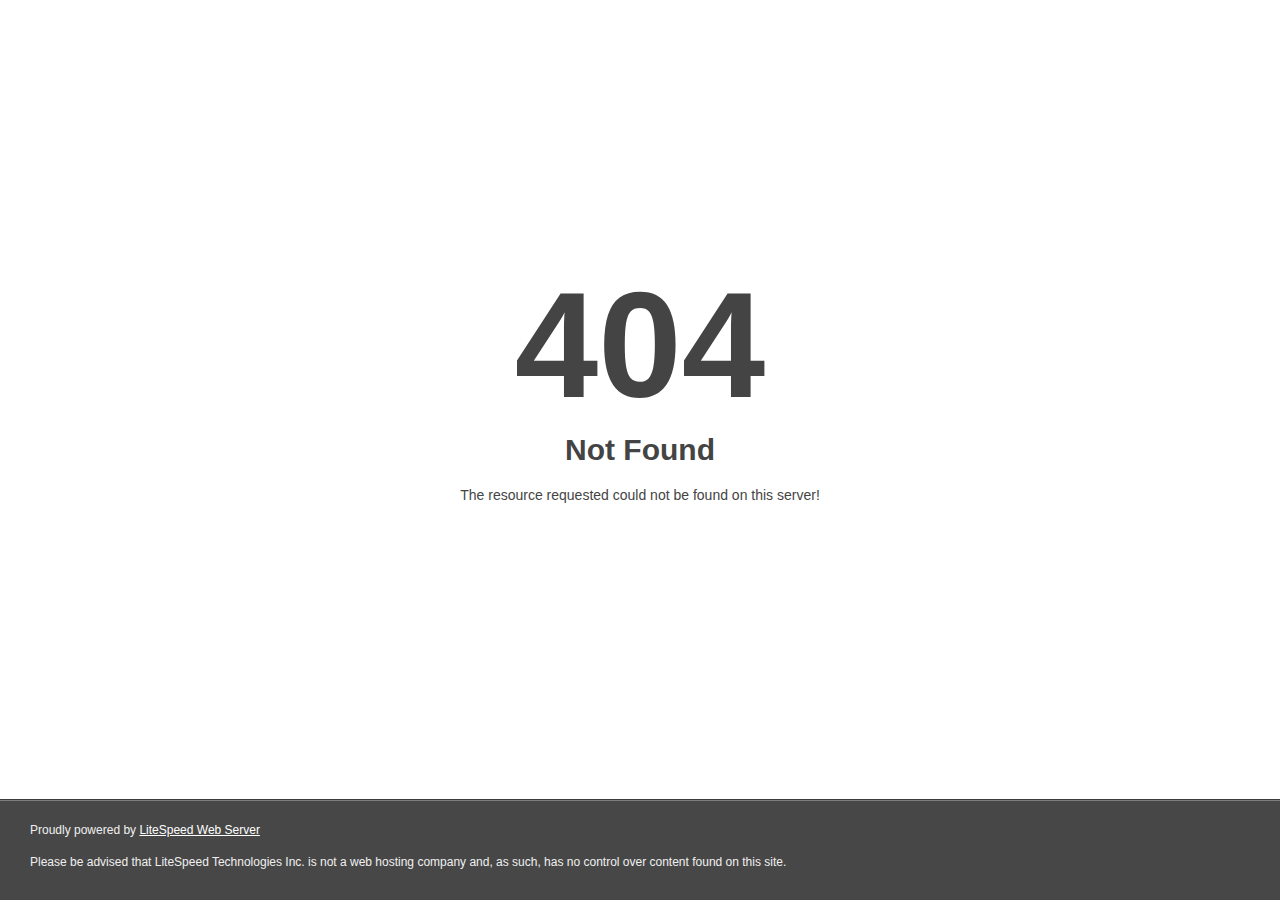
<file: pwgen-cache-v1.html>
<!DOCTYPE html>
<html style="height:100%">
<head>
<meta name="viewport" content="width=device-width, initial-scale=1, shrink-to-fit=no">
<title> 404 Not Found
</title></head>
<body style="color: #444; margin:0;font: normal 14px/20px Arial, Helvetica, sans-serif; height:100%; background-color: #fff;">
<div style="height:auto; min-height:100%; ">     <div style="text-align: center; width:800px; margin-left: -400px; position:absolute; top: 30%; left:50%;">
        <h1 style="margin:0; font-size:150px; line-height:150px; font-weight:bold;">404</h1>
<h2 style="margin-top:20px;font-size: 30px;">Not Found
</h2>
<p>The resource requested could not be found on this server!</p>
</div></div><div style="color:#f0f0f0; font-size:12px;margin:auto;padding:0px 30px 0px 30px;position:relative;clear:both;height:100px;margin-top:-101px;background-color:#474747;border-top: 1px solid rgba(0,0,0,0.15);box-shadow: 0 1px 0 rgba(255, 255, 255, 0.3) inset;">
<br>Proudly powered by  <a style="color:#fff;" href="http://www.litespeedtech.com/error-page">LiteSpeed Web Server</a><p>Please be advised that LiteSpeed Technologies Inc. is not a web hosting company and, as such, has no control over content found on this site.</p></div></body></html>
</file>
<file: style/style.css>
:root {
  --font-family: 'Open Sans', sans-serif;
  --primary-clr: #283aff;
}

* {
  box-sizing: border-box;
  margin: 0;
  padding: 0;
}

body {
  font-family: var(--font-family);
  color: #787878;
}

p {
  font-size: 18px;
  line-height: 1.5;
}

a {
  font-size: 18px;
  color: var(--primary-clr);
  transition: 0.4s;
  /* display: inline-flex; */
  align-items: center;
}

a:hover {
  color: #606be0;
}

h1,
h2,
h3,
h4,
h5,
h6 {
  color: #000;
  margin-top: 0;
}

/* section {
    display: flex;
    align-items: center;
    justify-content: center;
} */



.brand-logo img {
  max-width: 100%;
  height: auto;
  margin-bottom: 30px;
}

.custom-container {
  margin: 0 auto;
  width: 100%;
  padding: 0 20px;
  max-width: 960px;
}

.content {
  width: 100%;
  display: flex;
  flex-direction: column;
  justify-content: center;
  align-items: center;
}

img {
  max-width: 100%;
  height: auto;
}

.title {
  text-align: center;
}

.title h1 {
  font-size: 3rem;
  margin-bottom: 1rem;
  font-weight: 600;
  font-family: var(--font-family);
}

.title p {
  font-size: 20px;
  margin-top: 1.5rem;
  margin-bottom: 1.5rem;
}

.generator-wrapper {
  padding: 25px 40px;
  width: 100%;
  background: white;
  box-shadow: rgba(100, 100, 111, 0.2) 0px 7px 29px 0px;
  border-radius: 10px;
}

.generator {
  position: relative;
  overflow: hidden;
}

.generator hr {
  margin: 20px 0;
  border: 1px solid #efefef;
}

.generator-inner {
  display: flex;
  align-items: center;
  justify-content: space-between;
}

.generator .button-container {
  display: flex;
  justify-content: space-between;
  align-items: center;
  box-shadow: white -12px 0 20px 0px;
}

.generator .button-container div {
  border-radius: 2rem;
  transition: 0.5s;
}

.generator .button-container div:hover {
  background: #ededed;
  border-radius: 2rem;
  transition: 0.5s;
}

.generator .progress {
  height: 8px;
  width: 100%;
  margin: 15px 0 30px 0;
  border-radius: 10px;
  background-color: #f2f2f2;
}

.generator .progress .bar {
  height: 100%;
  width: 50%;
  background-color: greenyellow;
  transition: 0.9s;
  border-radius: 5px;
  background-image: linear-gradient(45deg, rgba(255, 255, 255, .15) 25%, transparent 25%, transparent 50%, rgba(255, 255, 255, .15) 50%, rgba(255, 255, 255, .15) 75%, transparent 75%, transparent);
  background-size: 1rem 1rem;
}

.input-container {
  width: 100%;
}

.input-container input {
  border: 0px;
  font-size: 28px;
  width: 100%;
  font-weight: 500;
}

.input-container input:focus-visible {
  border: 0px;
  outline: 0px;
}

.button-container {
  width: 110px;
}

.copy-button,
.re-generate-button {
  display: flex;
  align-items: center;
  padding: 10px;
  font-size: 35px;
  cursor: pointer;
}


.options .header h1 {
  margin-top: 5px;
  margin-bottom: 5px;
  font-size: 20px;
  font-weight: 700;
  display: flex;
  align-items: center;
  gap: 8px;
}

.option-body {
  display: flex;
  justify-content: space-between;
  align-items: center;
}

.range-slide {
  height: 80%;
  width: 100%;
}

.range-input input {
  padding: 5px;
  text-align: center;
  border-radius: 5px;
  border: 1px solid #cfcbcb;
  font-family: var(--font-family);
  font-size: 20px;
  font-weight: 600;
  color: #565656;
}

.range-slide input {
  width: 95%;
}

.range-container {
  width: 65%;
}

.range-content {
  display: flex;
  align-items: center;
  width: 100%;
}

.check-item {
  height: 30px;
}

.check-item label {
  font-size: 20px;
  font-weight: 500;
}

/* .form-control {
  font-family: system-ui, sans-serif;
  font-size: 12px;
  font-weight: 400;
  line-height: 2.1;
  display: grid;
  grid-template-columns: 2em auto;
  gap: 0.5em;
  margin: 5px;
} */
.form-control {
  line-height: 2 !important;
}

.form-control>span {
  font-size: 1rem;
}

.check-container {
  display: flex;
  justify-content: end;
  gap: 15px;
}

.check-group {
  display: block;
}

label,
label input {
  cursor: pointer;
}

footer {
  text-align: center;
}

.notification {
  display: none;
  position: absolute;
  left: 50%;
  transform: translate(-50%, -50%);
  background: #23234e;
  top: 10%;
  border-radius: 50px;
  color: #fff;
  font-size: 16px;
  transition: 0.5s;
  padding: 15px 25px 15px 25px;
}


section.hero-sec {
  background-image: url('../hero-bg.svg');
  background-repeat: no-repeat;
  background-size: cover;
  background-color: linear-gradient(to bottom, #eeffe0 0%, #eeffe0 100%);
}


.top-nav {
  display: flex;
  flex-direction: row;
  align-items: center;
  justify-content: space-between;
  padding: 12px 0px;
}

.menu {
  display: flex;
  flex-direction: row;
  list-style-type: none;
  margin: 0;
  padding: 0;
}

.menu>li {
  margin: 0 1rem;
}

.menu>li a {
  text-decoration: none;
  color: #161616;
  font-size: 17px;
  font-weight: 600;
  transition: all .1s ease;
}

.menu>li:hover a {
  color: #000
}

.menu-button-container {
  display: none;
  height: 100%;
  width: 30px;
  cursor: pointer;
  flex-direction: column;
  justify-content: center;
  align-items: center;
}


.text-center {
  text-align: center;
}

.pb-20 {
  padding-bottom: 20px
}

.pb-40 {
  padding-bottom: 40px
}

.ptb-50 {
  padding: 50px 0px
}

.ptb-80 {
  padding: 80px 0;
}

.pb-80 {
  padding-bottom: 80px;
}

h1 {
  font-size: 32px;
}

a {
  text-decoration: none;
}

.card {
  padding: 15px;
  background-color: #fff;
  border-radius: 5px;
  transition: .3s all ease;

}

.card:hover,
.card2:hover {
  box-shadow: 0 0 20px rgba(0, 0, 0, .08);
}

.card h3 {
  padding-top: 15px;
}

.card p {
  margin: 10px 0px;
  color: #787878;
}

.card img {
  border-radius: 5px;
}

.bg-lighter {
  background-color: rgb(247, 247, 249);
}

.img-fluid {
  max-width: 100%;
  height: auto;
}

.card-info a {
  font-weight: 600;
}

.card-info a:hover {
  border-bottom: 1px solid #23234e;
}

.card2 {
  background-color: white;
  padding: 45px 25px;
  text-align: center;
  border-radius: 5px;
  transition: .3s all ease;
  border: 0px solid #d8d8d8;
  margin-bottom: 25px;
}

.card2 img {
  width: 100%;
  height: 80px;
  object-fit: contain;
}

.lead-text {
  font-size: 18px;
}

.text-justify {
  text-align: justify;
}

.title-decor,
.sec-title {
  text-transform: uppercase;
  position: relative;
}

.title-decor::before,
.sec-title::before {
  content: "";
  position: absolute;
  bottom: 0;
  height: 5px;
  width: 55px;
  background-color: var(--primary-clr);
}

.title-decor::after,
.sec-title::after {
  content: "";
  position: absolute;
  bottom: 2px;
  height: 1px;
  background-color: var(--primary-clr);
}

.title-decor {
  padding-bottom: 14px;
}

.title-decor::before {
  left: 0;
}

.title-decor::after {
  left: 0;
  width: 95%;
  max-width: 255px;
}

.sec-title {
  font-size: 38px;
  margin-bottom: 36px;
  padding-bottom: 16px;
}

.sec-title::before {
  left: 50%;
  transform: translateX(-50%);
}

.sec-title::after {
  left: 0;
  right: 0;
  width: 95%;
  max-width: 255px;
  margin: 0 auto;
}

.info-card {
  overflow: hidden;
}

.info-card .info-title {
  font-size: 28px;
}

.info-card .brand-img {
  border-radius: 5px;
  padding: 50px;
  height: 100%;
  min-height: 350px;
  display: flex;
  justify-content: center;
  align-items: center;
  background: url('../img/bg-1.png') no-repeat center center/cover;
}

/* .info-card a {
  font-size: 18px;
  transition: 0.4s;
  display: inline-flex;
  align-items: center;
}

.info-card a img {
  margin-top: 2px;
  width: 20px;
  height: 20px;
  margin-left: 8px;
  transition: 0.5s;
} */

.info-card a:hover img {
  margin-left: 16px;
}

.list-style {
  list-style-type: none;
  padding: 0;
  margin: 0;
}

.list-style li {
  display: flex;
  align-items: center;
  margin-bottom: 10px;
}

.list-style li img {
  width: 20px;
  height: 20px;
  margin-right: 10px;
}

.list-style li span a {
  text-decoration: none;
  color: #787878;
}

/* Responsive */
@media (max-width: 1366px) {
  .title p {
    font-size: 18px;
  }

  .title h1 {
    font-size: 2rem;
  }

  .notification {
    width: 70%;
    text-align: center;
  }
}

@media (max-width: 991px) {
  .card2 {
    padding: 25px 20px;
  }

  .info-card .brand-img {
    min-height: 300px;
  }
}

@media (max-width: 768px) {
  .input-container input {
    font-size: 22px;
  }

  .generator {
    flex-direction: column;
  }

  .option-body {
    flex-direction: column;
  }

  .check-container {
    justify-content: center;
  }

  .range-container {
    width: 100%;
    margin-top: 1rem;
  }

  .notification {
    width: 80%;
  }

  .title p {
    text-align: justify;
  }

  .generator-wrapper {
    padding-left: 20px;
    padding-right: 20px;
  }

  .sec-title {
    font-size: 36px;
  }
}

.display-grid {
  display: grid;
  grid-template-columns: repeat(3, 1fr);
  grid-gap: 15px;
}

.grid-item {
  width: 100%;
}

section.features {
  background-color: #fff;
}

.features-inner {
  display: flex;
  align-items: center;
  justify-content: space-between;
  flex-wrap: wrap;
  gap: 2em;
  width: 100%;
  background: #f0f8ff;
  padding: 2.5rem;
  border-radius: 1.25rem;
}

.features-inner>:nth-child(1) {
  width: 60%;
}

.features-inner>:nth-child(2) {
  width: 36%;
}


.features-title {
  font-size: 2.5rem;
  font-weight: 600;
  margin: 0 0 20px 0;
}

.feature-list {
  display: flex;
  justify-content: stretch;
  gap: 2em;
  margin-top: 2.5rem;
}

.feature {
  padding: 0.5em 0;
}


.feature .title {
  font-size: 1.1rem;
  font-weight: 600;
  margin-bottom: .25em;
  text-align: left;
}

.feature p {
  font-size: 0.875rem
}

@media screen and (max-width: 1024px) {

  .display-grid {
    grid-template-columns: repeat(1, 1fr);
  }

  .grid-item {
    min-height: 0px;
  }

  .feature .title {
    text-align: center;
  }

  .features-inner {
    flex-direction: column-reverse;
  }

  .features-inner>:nth-child(1) {
    width: 100%;
    text-align: center;
  }

  .features-inner>:nth-child(2) {
    width: 100%;
    text-align: center;
  }
}

@media (max-width: 500px) {

  .feature-list {
    flex-direction: column;
  }

  .sec-title {
    font-size: 32px;
  }

}

footer {
  background-color: #000;
  padding: 15px;
  color: #fff;
}

.card {
  background-color: #fff;
  border: 1px solid transparent;
  border-radius: .3rem;
  border-top: 3px solid transparent;
  box-shadow: 0 .76rem 1.52rem rgba(18, 38, 63, .03);
  display: flex;
  flex-direction: column;
  font-size: .875rem;
  margin-bottom: 1.5rem;
  position: relative;
  width: 100%;
  word-wrap: break-word;
}

.form-label {
  font-size: 1rem !important;
}

.ptb-100 {
  padding: 100px 0 !important;
}
</file>
